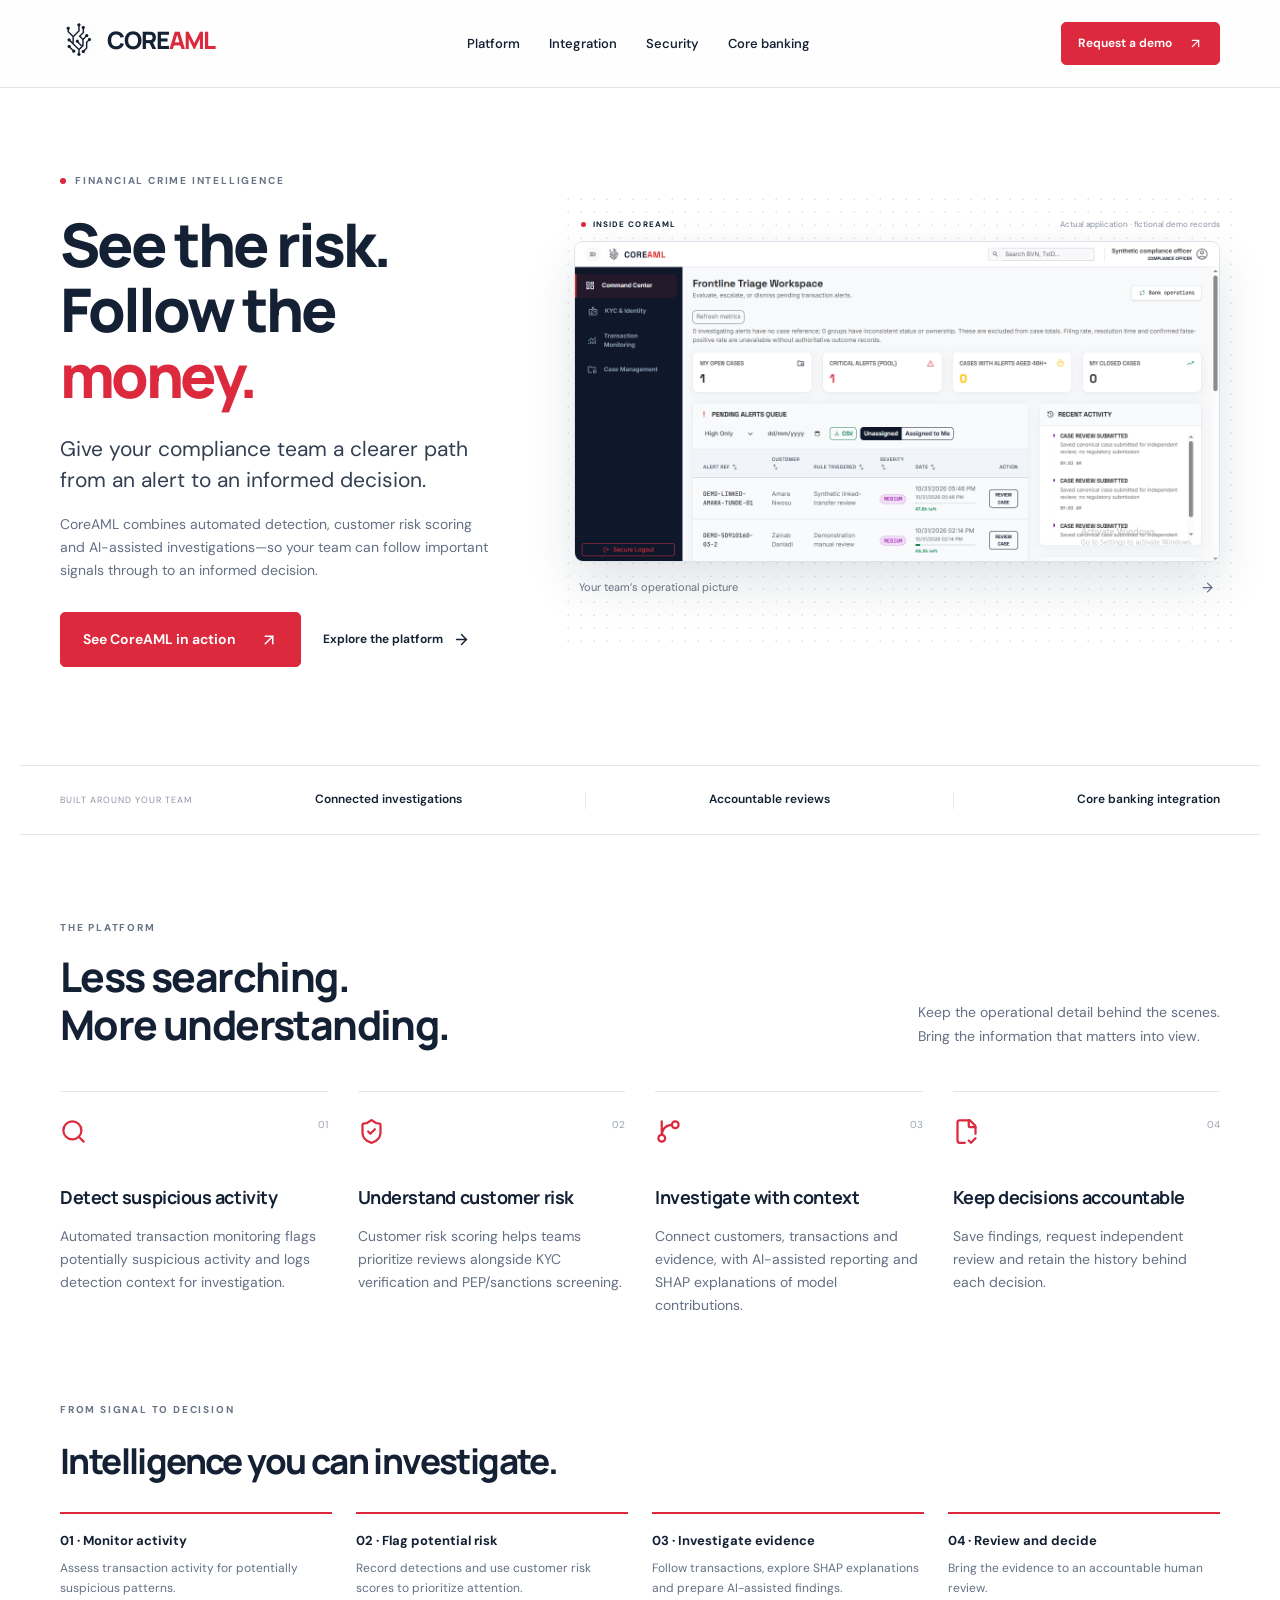
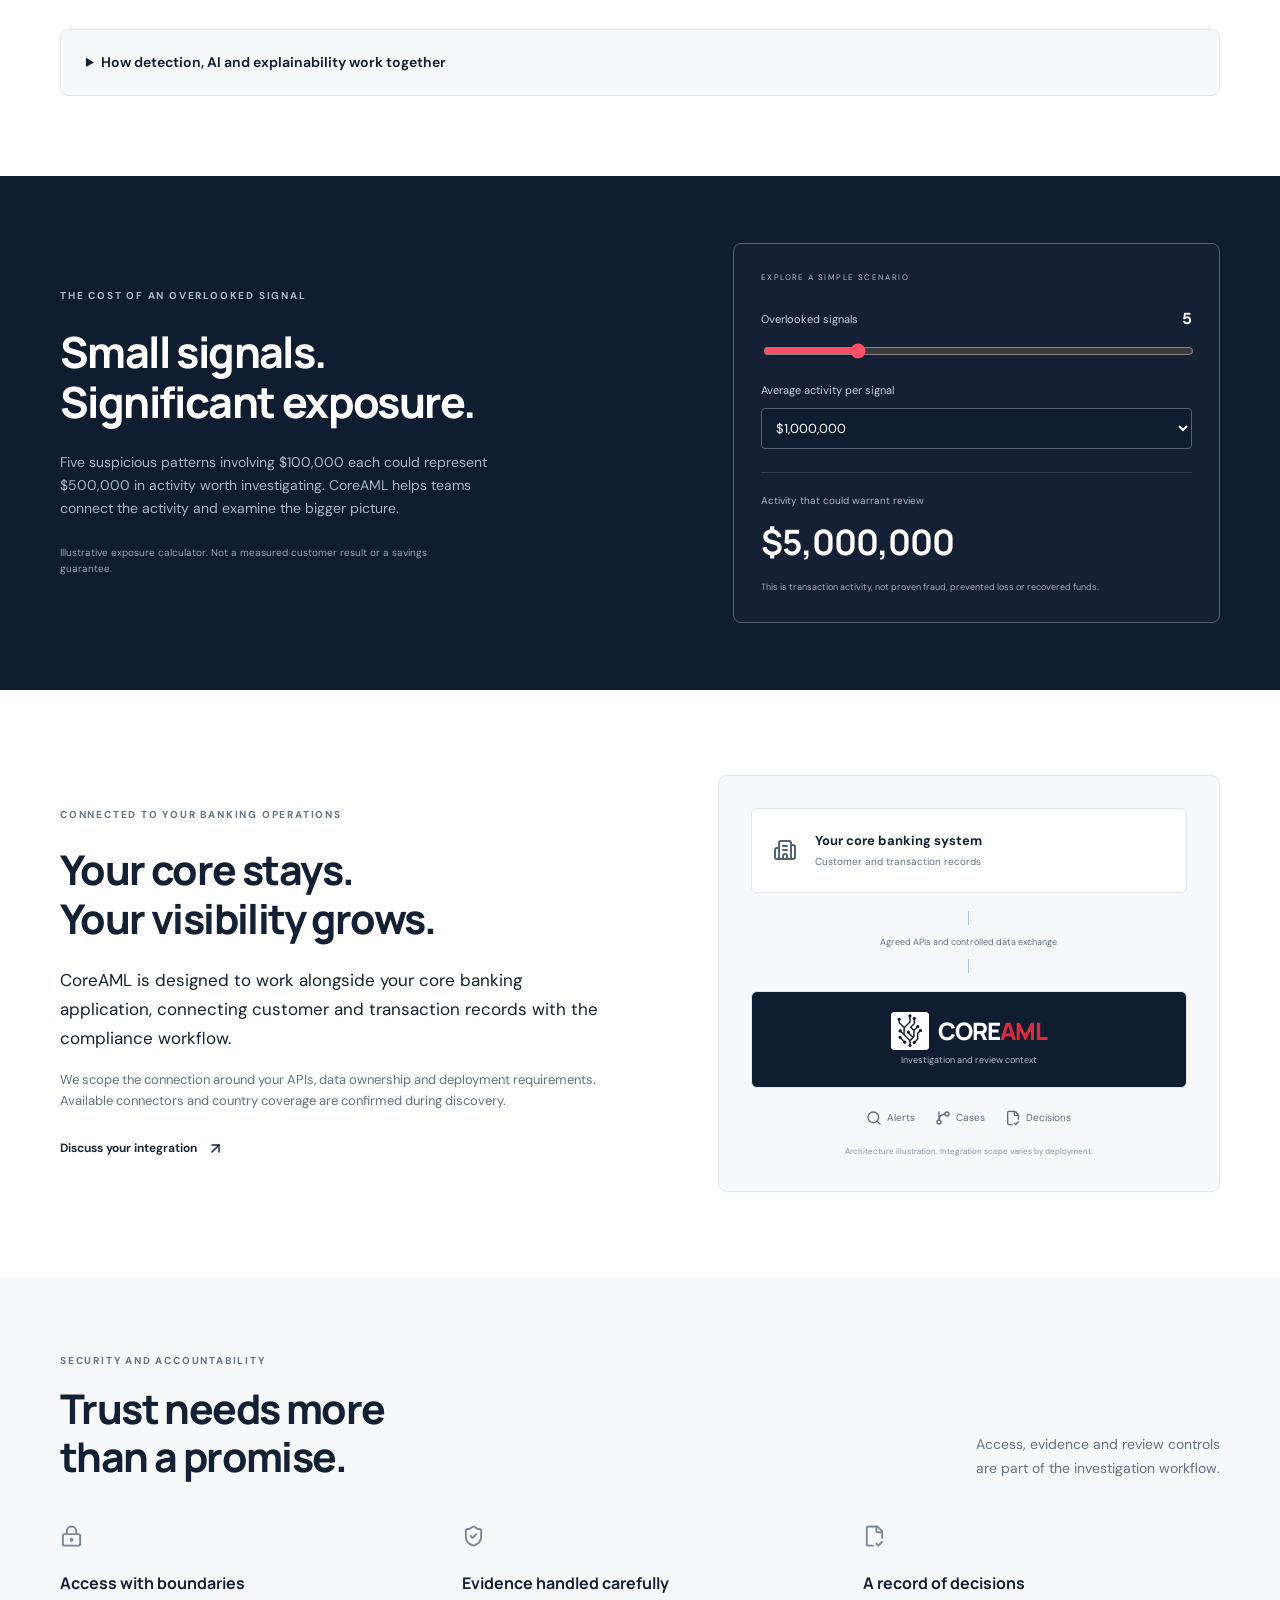
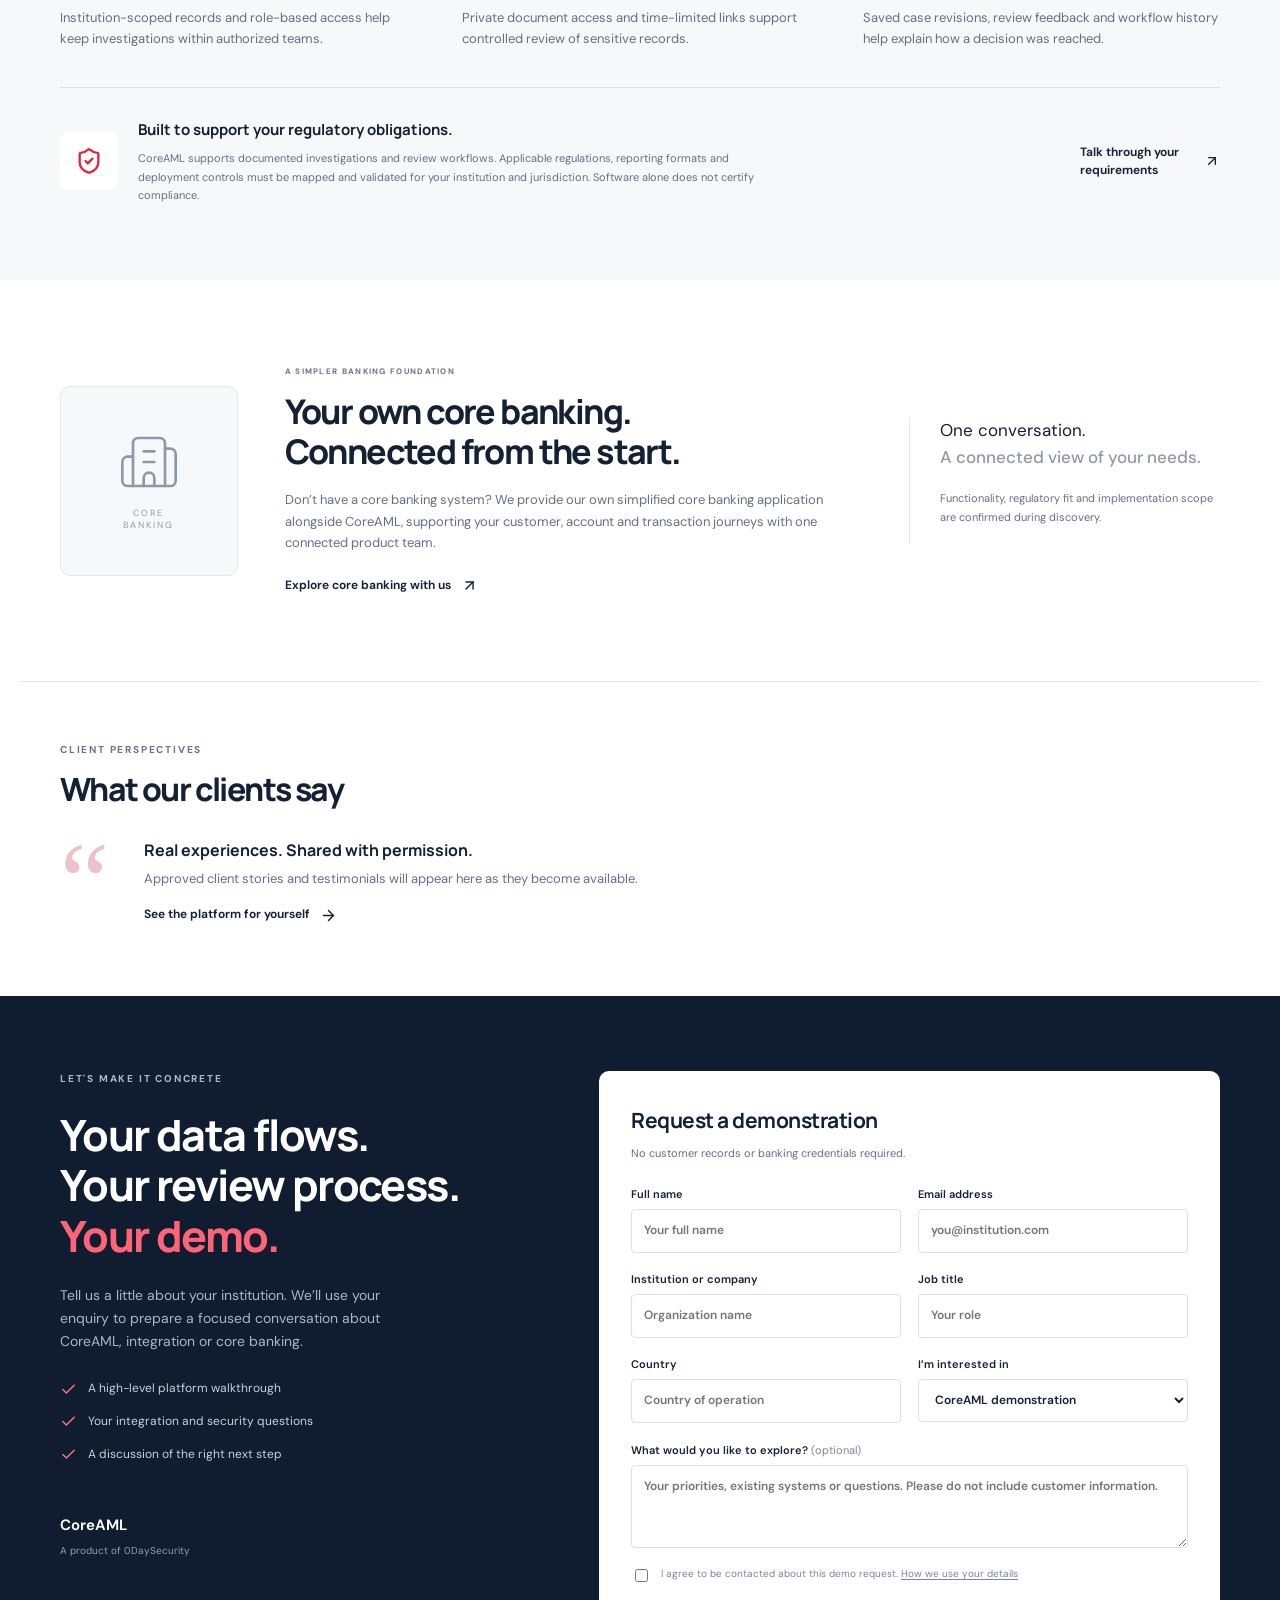
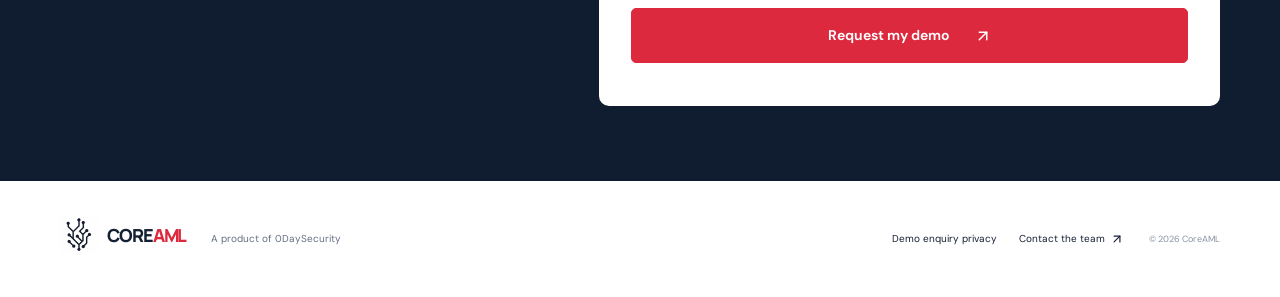
<file: index.html>
<!doctype html>
<html lang="en">
  <head>
    <meta charset="utf-8" />
    <meta name="viewport" content="width=device-width, initial-scale=1" />
    <title>CoreAML | See the risk. Follow the money.</title>
    <meta
      name="description"
      content="Connected financial crime investigations, customer intelligence and accountable reviews. A product of 0DaySecurity. Request a CoreAML demo."
    />
    <meta
      property="og:title"
      content="CoreAML | Financial Crime Intelligence"
    />
    <meta
      property="og:description"
      content="A clearer path from an alert to an informed decision."
    />
    <meta property="og:type" content="website" />
    <link rel="icon" href="./favicon.ico?v=2" />
    <link rel="apple-touch-icon" href="./coreaml-icon.png" />
    <link rel="stylesheet" href="./styles.css" />
    <script src="./site.js" defer></script>
  </head>
  <body
    ><a class="skip" href="#main">Skip to content</a
    ><header class="header"
      ><a href="#" aria-label="CoreAML home"
        ><span class="wordmark"
          ><img
            class="brand-logo"
            src="product/brand-logo.png"
            alt=""
            width="38"
            height="38"
          />CORE<span>AML</span></span
        ></a
      ><nav aria-label="Main navigation" class=""
        ><a href="#platform">Platform</a><a href="#integration">Integration</a
        ><a href="#security">Security</a
        ><a href="#core-banking">Core banking</a></nav
      ><a class="button small desktop-cta" href="#demo"
        >Request a demo
        <svg
          xmlns="http://www.w3.org/2000/svg"
          width="15"
          height="15"
          viewBox="0 0 24 24"
          fill="none"
          stroke="currentColor"
          stroke-width="2"
          stroke-linecap="round"
          stroke-linejoin="round"
          class="lucide lucide-arrow-up-right"
          aria-hidden="true"
        >
          <path d="M7 7h10v10"></path>
          <path d="M7 17 17 7"></path></svg></a
      ><button class="menu-button" aria-label="Open menu" aria-expanded="false"
        ><svg
          xmlns="http://www.w3.org/2000/svg"
          width="24"
          height="24"
          viewBox="0 0 24 24"
          fill="none"
          stroke="currentColor"
          stroke-width="2"
          stroke-linecap="round"
          stroke-linejoin="round"
          class="lucide lucide-menu"
          aria-hidden="true"
        >
          <path d="M4 5h16"></path>
          <path d="M4 12h16"></path>
          <path d="M4 19h16"></path></svg
        ><svg
          xmlns="http://www.w3.org/2000/svg"
          width="24"
          height="24"
          viewBox="0 0 24 24"
          fill="none"
          stroke="currentColor"
          stroke-width="2"
          stroke-linecap="round"
          stroke-linejoin="round"
          class="lucide lucide-x"
          aria-hidden="true"
          hidden=""
        >
          <path d="M18 6 6 18"></path>
          <path d="m6 6 12 12"></path></svg></button></header
    ><main id="main"
      ><section class="hero wrap"
        ><div class="hero-copy"
          ><div class="eyebrow"><span></span> FINANCIAL CRIME INTELLIGENCE</div
          ><h1>See the risk.<br />Follow the <em>money.</em></h1
          ><p class="lead"
            >Give your compliance team a clearer path from an alert to an
            informed decision.</p
          ><p class="hero-description"
            >CoreAML combines automated detection, customer risk scoring and
            AI-assisted investigations—so your team can follow important signals
            through to an informed decision.</p
          ><div class="hero-actions"
            ><a class="button" href="#demo"
              >See CoreAML in action
              <svg
                xmlns="http://www.w3.org/2000/svg"
                width="18"
                height="18"
                viewBox="0 0 24 24"
                fill="none"
                stroke="currentColor"
                stroke-width="2"
                stroke-linecap="round"
                stroke-linejoin="round"
                class="lucide lucide-arrow-up-right"
                aria-hidden="true"
              >
                <path d="M7 7h10v10"></path>
                <path d="M7 17 17 7"></path></svg></a
            ><a class="text-link" href="#platform"
              >Explore the platform
              <svg
                xmlns="http://www.w3.org/2000/svg"
                width="17"
                height="17"
                viewBox="0 0 24 24"
                fill="none"
                stroke="currentColor"
                stroke-width="2"
                stroke-linecap="round"
                stroke-linejoin="round"
                class="lucide lucide-arrow-right"
                aria-hidden="true"
              >
                <path d="M5 12h14"></path>
                <path d="m12 5 7 7-7 7"></path></svg></a></div
          ></div
        ><div class="product-scene real-product"
          ><div class="scene-top"
            ><span class="scene-dot"></span> INSIDE COREAML
            <span>Actual application · fictional demo records</span></div
          ><div class="screen-frame"
            ><img
              src="product/command-center.png"
              alt="CoreAML Command Center with case metrics, pending alerts and recent activity"
              width="1366"
              height="676" /></div
          ><a class="screen-caption" href="#product-tour"
            >Your team’s operational picture
            <svg
              xmlns="http://www.w3.org/2000/svg"
              width="15"
              height="15"
              viewBox="0 0 24 24"
              fill="none"
              stroke="currentColor"
              stroke-width="2"
              stroke-linecap="round"
              stroke-linejoin="round"
              class="lucide lucide-arrow-right"
              aria-hidden="true"
            >
              <path d="M5 12h14"></path>
              <path d="m12 5 7 7-7 7"></path></svg></a></div></section
      ><div class="principles wrap"
        ><span>BUILT AROUND YOUR TEAM</span><p>Connected investigations</p
        ><span class="separator"></span><p>Accountable reviews</p
        ><span class="separator"></span><p>Core banking integration</p></div
      ><section id="platform" class="section wrap"
        ><div class="section-heading"
          ><div
            ><div class="eyebrow">THE PLATFORM</div
            ><h2>Less searching.<br />More understanding.</h2></div
          ><p
            >Keep the operational detail behind the scenes.<br />Bring the
            information that matters into view.</p
          ></div
        ><div class="feature-grid"
          ><article class="feature"
            ><span class="feature-number">01</span
            ><svg
              xmlns="http://www.w3.org/2000/svg"
              width="27"
              height="27"
              viewBox="0 0 24 24"
              fill="none"
              stroke="currentColor"
              stroke-width="2"
              stroke-linecap="round"
              stroke-linejoin="round"
              class="lucide lucide-search"
              aria-hidden="true"
            >
              <path d="m21 21-4.34-4.34"></path>
              <circle cx="11" cy="11" r="8"></circle></svg
            ><h3>Detect suspicious activity</h3
            ><p
              >Automated transaction monitoring flags potentially suspicious
              activity and logs detection context for investigation.</p
            ></article
          ><article class="feature"
            ><span class="feature-number">02</span
            ><svg
              xmlns="http://www.w3.org/2000/svg"
              width="27"
              height="27"
              viewBox="0 0 24 24"
              fill="none"
              stroke="currentColor"
              stroke-width="2"
              stroke-linecap="round"
              stroke-linejoin="round"
              class="lucide lucide-shield-check"
              aria-hidden="true"
            >
              <path
                d="M20 13c0 5-3.5 7.5-7.66 8.95a1 1 0 0 1-.67-.01C7.5 20.5 4 18 4 13V6a1 1 0 0 1 1-1c2 0 4.5-1.2 6.24-2.72a1.17 1.17 0 0 1 1.52 0C14.51 3.81 17 5 19 5a1 1 0 0 1 1 1z"
              ></path>
              <path d="m9 12 2 2 4-4"></path></svg
            ><h3>Understand customer risk</h3
            ><p
              >Customer risk scoring helps teams prioritize reviews alongside
              KYC verification and PEP/sanctions screening.</p
            ></article
          ><article class="feature"
            ><span class="feature-number">03</span
            ><svg
              xmlns="http://www.w3.org/2000/svg"
              width="27"
              height="27"
              viewBox="0 0 24 24"
              fill="none"
              stroke="currentColor"
              stroke-width="2"
              stroke-linecap="round"
              stroke-linejoin="round"
              class="lucide lucide-git-branch"
              aria-hidden="true"
            >
              <path d="M15 6a9 9 0 0 0-9 9V3"></path>
              <circle cx="18" cy="6" r="3"></circle>
              <circle cx="6" cy="18" r="3"></circle></svg
            ><h3>Investigate with context</h3
            ><p
              >Connect customers, transactions and evidence, with AI-assisted
              reporting and SHAP explanations of model contributions.</p
            ></article
          ><article class="feature"
            ><span class="feature-number">04</span
            ><svg
              xmlns="http://www.w3.org/2000/svg"
              width="27"
              height="27"
              viewBox="0 0 24 24"
              fill="none"
              stroke="currentColor"
              stroke-width="2"
              stroke-linecap="round"
              stroke-linejoin="round"
              class="lucide lucide-file-check-corner"
              aria-hidden="true"
            >
              <path
                d="M10.5 22H6a2 2 0 0 1-2-2V4a2 2 0 0 1 2-2h8a2.4 2.4 0 0 1 1.706.706l3.588 3.588A2.4 2.4 0 0 1 20 8v6"
              ></path>
              <path d="M14 2v5a1 1 0 0 0 1 1h5"></path>
              <path d="m14 20 2 2 4-4"></path></svg
            ><h3>Keep decisions accountable</h3
            ><p
              >Save findings, request independent review and retain the history
              behind each decision.</p
            ></article
          ></div
        ></section
      ><section
        class="intelligence-flow wrap"
        aria-labelledby="intelligence-title"
        ><div class="eyebrow">FROM SIGNAL TO DECISION</div
        ><h2 id="intelligence-title">Intelligence you can investigate.</h2
        ><ol class="flow-steps"
          ><li
            ><b>01 · Monitor activity</b
            ><span
              >Assess transaction activity for potentially suspicious
              patterns.</span
            ></li
          ><li
            ><b>02 · Flag potential risk</b
            ><span
              >Record detections and use customer risk scores to prioritize
              attention.</span
            ></li
          ><li
            ><b>03 · Investigate evidence</b
            ><span
              >Follow transactions, explore SHAP explanations and prepare
              AI-assisted findings.</span
            ></li
          ><li
            ><b>04 · Review and decide</b
            ><span>Bring the evidence to an accountable human review.</span></li
          ></ol
        ><details class="technical-detail"
          ><summary>How detection, AI and explainability work together</summary
          ><div class="detail-grid"
            ><article
              ><h3>Detection and risk scoring</h3
              ><p
                >Automated detection flags activity for investigation; a
                customer risk score supports prioritization. An alert or
                elevated score is a reason to review the evidence, rather than a
                finding of wrongdoing.</p
              ></article
            ><article
              ><h3>AI-assisted reporting</h3
              ><p
                >AI helps prepare investigation reports from available case
                context. Officers review the generated narrative against the
                evidence before saving or submitting their findings.</p
              ></article
            ><article
              ><h3>SHAP explainability</h3
              ><p
                >SHAP shows how individual input features contribute to a model
                output, helping investigators understand the score.
                Contributions explain the model’s behaviour; they do not
                establish causation or prove suspicious conduct.</p
              ></article
            ></div
          ><p class="coverage-note"
            >KYC and PEP/sanctions screening checks and country coverage depend
            on the configured provider and deployment. Screens below use
            fictional demonstration records; manually seeded examples are not
            live engine results.</p
          ></details
        ></section
      
      ><section class="exposure"
        ><div class="wrap exposure-grid"
          ><div
            ><div class="eyebrow light">THE COST OF AN OVERLOOKED SIGNAL</div
            ><h2>Small signals.<br />Significant exposure.</h2
            ><p
              >Five suspicious patterns involving $100,000 each could
              represent $500,000 in activity worth investigating. CoreAML
              helps teams connect the activity and examine the bigger
              picture.</p
            ><span class="fine"
              >Illustrative exposure calculator. Not a measured customer result
              or a savings guarantee.</span
            ></div
          ><div class="calculator"
            ><span class="calc-label">EXPLORE A SIMPLE SCENARIO</span
            ><label for="signals">Overlooked signals <strong>5</strong></label
            ><input
              id="signals"
              type="range"
              min="1"
              max="20"
              value="5"
            /><label for="amount">Average activity per signal</label
            ><select id="amount"
              ><option value="250000">$250,000</option
              ><option value="1000000" selected="">$1,000,000</option
              ><option value="5000000">$5,000,000</option></select
            ><div class="calc-total" aria-live="polite"
              ><span>Activity that could warrant review</span
              ><strong>$5,000,000</strong></div
            ><small
              >This is transaction activity, not proven fraud, prevented loss or
              recovered funds.</small
            ></div
          ></div
        ></section
      ><section id="integration" class="section wrap integration-grid"
        ><div
          ><div class="eyebrow">CONNECTED TO YOUR BANKING OPERATIONS</div
          ><h2>Your core stays.<br />Your visibility grows.</h2
          ><p class="body-large"
            >CoreAML is designed to work alongside your core banking
            application, connecting customer and transaction records with the
            compliance workflow.</p
          ><p class="muted"
            >We scope the connection around your APIs, data ownership and
            deployment requirements. Available connectors and country coverage
            are confirmed during discovery.</p
          ><a class="text-link" href="#demo"
            >Discuss your integration
            <svg
              xmlns="http://www.w3.org/2000/svg"
              width="17"
              height="17"
              viewBox="0 0 24 24"
              fill="none"
              stroke="currentColor"
              stroke-width="2"
              stroke-linecap="round"
              stroke-linejoin="round"
              class="lucide lucide-arrow-up-right"
              aria-hidden="true"
            >
              <path d="M7 7h10v10"></path>
              <path d="M7 17 17 7"></path></svg></a></div
        ><div class="integration-map"
          ><div class="map-node"
            ><svg
              xmlns="http://www.w3.org/2000/svg"
              width="24"
              height="24"
              viewBox="0 0 24 24"
              fill="none"
              stroke="currentColor"
              stroke-width="2"
              stroke-linecap="round"
              stroke-linejoin="round"
              class="lucide lucide-building2 lucide-building-2"
              aria-hidden="true"
            >
              <path d="M10 12h4"></path>
              <path d="M10 8h4"></path>
              <path d="M14 21v-3a2 2 0 0 0-4 0v3"></path>
              <path
                d="M6 10H4a2 2 0 0 0-2 2v7a2 2 0 0 0 2 2h16a2 2 0 0 0 2-2V9a2 2 0 0 0-2-2h-2"
              ></path>
              <path d="M6 21V5a2 2 0 0 1 2-2h8a2 2 0 0 1 2 2v16"></path></svg
            ><div
              ><b>Your core banking system</b
              ><span>Customer and transaction records</span></div
            ></div
          ><div class="connector"
            ><span></span> Agreed APIs and controlled data exchange
            <span></span></div
          ><div class="map-node dark"
            ><span class="wordmark"
              ><img
                class="brand-logo"
                src="product/brand-logo.png"
                alt=""
                width="38"
                height="38"
              />CORE<span>AML</span></span
            ><span>Investigation and review context</span></div
          ><div class="map-outputs"
            ><span
              ><svg
                xmlns="http://www.w3.org/2000/svg"
                width="16"
                height="16"
                viewBox="0 0 24 24"
                fill="none"
                stroke="currentColor"
                stroke-width="2"
                stroke-linecap="round"
                stroke-linejoin="round"
                class="lucide lucide-search"
                aria-hidden="true"
              >
                <path d="m21 21-4.34-4.34"></path>
                <circle cx="11" cy="11" r="8"></circle>
              </svg>
              Alerts</span
            ><span
              ><svg
                xmlns="http://www.w3.org/2000/svg"
                width="16"
                height="16"
                viewBox="0 0 24 24"
                fill="none"
                stroke="currentColor"
                stroke-width="2"
                stroke-linecap="round"
                stroke-linejoin="round"
                class="lucide lucide-git-branch"
                aria-hidden="true"
              >
                <path d="M15 6a9 9 0 0 0-9 9V3"></path>
                <circle cx="18" cy="6" r="3"></circle>
                <circle cx="6" cy="18" r="3"></circle>
              </svg>
              Cases</span
            ><span
              ><svg
                xmlns="http://www.w3.org/2000/svg"
                width="16"
                height="16"
                viewBox="0 0 24 24"
                fill="none"
                stroke="currentColor"
                stroke-width="2"
                stroke-linecap="round"
                stroke-linejoin="round"
                class="lucide lucide-file-check-corner"
                aria-hidden="true"
              >
                <path
                  d="M10.5 22H6a2 2 0 0 1-2-2V4a2 2 0 0 1 2-2h8a2.4 2.4 0 0 1 1.706.706l3.588 3.588A2.4 2.4 0 0 1 20 8v6"
                ></path>
                <path d="M14 2v5a1 1 0 0 0 1 1h5"></path>
                <path d="m14 20 2 2 4-4"></path>
              </svg>
              Decisions</span
            ></div
          ><p
            >Architecture illustration. Integration scope varies by
            deployment.</p
          ></div
        ></section
      ><section id="security" class="security-section"
        ><div class="wrap"
          ><div class="section-heading"
            ><div
              ><div class="eyebrow">SECURITY AND ACCOUNTABILITY</div
              ><h2>Trust needs more<br />than a promise.</h2></div
            ><p
              >Access, evidence and review controls<br />are part of the
              investigation workflow.</p
            ></div
          ><div class="security-grid"
            ><article
              ><svg
                xmlns="http://www.w3.org/2000/svg"
                width="24"
                height="24"
                viewBox="0 0 24 24"
                fill="none"
                stroke="currentColor"
                stroke-width="2"
                stroke-linecap="round"
                stroke-linejoin="round"
                class="lucide lucide-lock-keyhole"
                aria-hidden="true"
              >
                <circle cx="12" cy="16" r="1"></circle>
                <rect x="3" y="10" width="18" height="12" rx="2"></rect>
                <path d="M7 10V7a5 5 0 0 1 10 0v3"></path></svg
              ><h3>Access with boundaries</h3
              ><p
                >Institution-scoped records and role-based access help keep
                investigations within authorized teams.</p
              ></article
            ><article
              ><svg
                xmlns="http://www.w3.org/2000/svg"
                width="24"
                height="24"
                viewBox="0 0 24 24"
                fill="none"
                stroke="currentColor"
                stroke-width="2"
                stroke-linecap="round"
                stroke-linejoin="round"
                class="lucide lucide-shield-check"
                aria-hidden="true"
              >
                <path
                  d="M20 13c0 5-3.5 7.5-7.66 8.95a1 1 0 0 1-.67-.01C7.5 20.5 4 18 4 13V6a1 1 0 0 1 1-1c2 0 4.5-1.2 6.24-2.72a1.17 1.17 0 0 1 1.52 0C14.51 3.81 17 5 19 5a1 1 0 0 1 1 1z"
                ></path>
                <path d="m9 12 2 2 4-4"></path></svg
              ><h3>Evidence handled carefully</h3
              ><p
                >Private document access and time-limited links support
                controlled review of sensitive records.</p
              ></article
            ><article
              ><svg
                xmlns="http://www.w3.org/2000/svg"
                width="24"
                height="24"
                viewBox="0 0 24 24"
                fill="none"
                stroke="currentColor"
                stroke-width="2"
                stroke-linecap="round"
                stroke-linejoin="round"
                class="lucide lucide-file-check-corner"
                aria-hidden="true"
              >
                <path
                  d="M10.5 22H6a2 2 0 0 1-2-2V4a2 2 0 0 1 2-2h8a2.4 2.4 0 0 1 1.706.706l3.588 3.588A2.4 2.4 0 0 1 20 8v6"
                ></path>
                <path d="M14 2v5a1 1 0 0 0 1 1h5"></path>
                <path d="m14 20 2 2 4-4"></path></svg
              ><h3>A record of decisions</h3
              ><p
                >Saved case revisions, review feedback and workflow history help
                explain how a decision was reached.</p
              ></article
            ></div
          ><div class="regulatory"
            ><span class="reg-icon"
              ><svg
                xmlns="http://www.w3.org/2000/svg"
                width="28"
                height="28"
                viewBox="0 0 24 24"
                fill="none"
                stroke="currentColor"
                stroke-width="2"
                stroke-linecap="round"
                stroke-linejoin="round"
                class="lucide lucide-shield-check"
                aria-hidden="true"
              >
                <path
                  d="M20 13c0 5-3.5 7.5-7.66 8.95a1 1 0 0 1-.67-.01C7.5 20.5 4 18 4 13V6a1 1 0 0 1 1-1c2 0 4.5-1.2 6.24-2.72a1.17 1.17 0 0 1 1.52 0C14.51 3.81 17 5 19 5a1 1 0 0 1 1 1z"
                ></path>
                <path d="m9 12 2 2 4-4"></path></svg></span
            ><div
              ><h3>Built to support your regulatory obligations.</h3
              ><p
                >CoreAML supports documented investigations and review
                workflows. Applicable regulations, reporting formats and
                deployment controls must be mapped and validated for your
                institution and jurisdiction. Software alone does not certify
                compliance.</p
              ></div
            ><a href="#demo" class="text-link"
              >Talk through your requirements
              <svg
                xmlns="http://www.w3.org/2000/svg"
                width="16"
                height="16"
                viewBox="0 0 24 24"
                fill="none"
                stroke="currentColor"
                stroke-width="2"
                stroke-linecap="round"
                stroke-linejoin="round"
                class="lucide lucide-arrow-up-right"
                aria-hidden="true"
              >
                <path d="M7 7h10v10"></path>
                <path d="M7 17 17 7"></path></svg></a></div></div></section
      ><section id="core-banking" class="section wrap banking"
        ><div class="banking-mark" aria-hidden="true"
          ><svg
            xmlns="http://www.w3.org/2000/svg"
            width="64"
            height="64"
            viewBox="0 0 24 24"
            fill="none"
            stroke="currentColor"
            stroke-width="1"
            stroke-linecap="round"
            stroke-linejoin="round"
            class="lucide lucide-building2 lucide-building-2"
            aria-hidden="true"
          >
            <path d="M10 12h4"></path>
            <path d="M10 8h4"></path>
            <path d="M14 21v-3a2 2 0 0 0-4 0v3"></path>
            <path
              d="M6 10H4a2 2 0 0 0-2 2v7a2 2 0 0 0 2 2h16a2 2 0 0 0 2-2V9a2 2 0 0 0-2-2h-2"
            ></path>
            <path d="M6 21V5a2 2 0 0 1 2-2h8a2 2 0 0 1 2 2v16"></path></svg
          ><span>CORE<br />BANKING</span></div
        ><div
          ><div class="eyebrow">A SIMPLER BANKING FOUNDATION</div
          ><h2>Your own core banking.<br />Connected from the start.</h2
          ><p
            >Don’t have a core banking system? We provide our own simplified
            core banking application alongside CoreAML, supporting your
            customer, account and transaction journeys with one connected
            product team.</p
          ><a
            class="text-link"
            href="#demo"
            data-demo-topic="Core banking solution"
            >Explore core banking with us
            <svg
              xmlns="http://www.w3.org/2000/svg"
              width="17"
              height="17"
              viewBox="0 0 24 24"
              fill="none"
              stroke="currentColor"
              stroke-width="2"
              stroke-linecap="round"
              stroke-linejoin="round"
              class="lucide lucide-arrow-up-right"
              aria-hidden="true"
            >
              <path d="M7 7h10v10"></path>
              <path d="M7 17 17 7"></path></svg></a></div
        ><div class="banking-note"
          >One conversation.<br /><strong
            >A connected view of your needs.</strong
          ><p
            >Functionality, regulatory fit and implementation scope are
            confirmed during discovery.</p
          ></div
        ></section
      ><section class="client-section wrap"
        ><div class="eyebrow">CLIENT PERSPECTIVES</div
        ><h2>What our clients say</h2
        ><div class="client-note"
          ><span class="quote-mark">“</span
          ><div
            ><h3>Real experiences. Shared with permission.</h3
            ><p
              >Approved client stories and testimonials will appear here as they
              become available.</p
            ><a class="text-link" href="#demo"
              >See the platform for yourself
              <svg
                xmlns="http://www.w3.org/2000/svg"
                width="17"
                height="17"
                viewBox="0 0 24 24"
                fill="none"
                stroke="currentColor"
                stroke-width="2"
                stroke-linecap="round"
                stroke-linejoin="round"
                class="lucide lucide-arrow-right"
                aria-hidden="true"
              >
                <path d="M5 12h14"></path>
                <path d="m12 5 7 7-7 7"></path></svg></a></div></div></section
      ><section id="demo" class="demo-section"
        ><div class="wrap demo-grid"
          ><div class="demo-copy"
            ><div class="eyebrow light">LET&#x27;S MAKE IT CONCRETE</div
            ><h2
              >Your data flows.<br />Your review process.<br /><em
                >Your demo.</em
              ></h2
            ><p
              >Tell us a little about your institution. We’ll use your enquiry
              to prepare a focused conversation about CoreAML, integration or
              core banking.</p
            ><ul
              ><li
                ><svg
                  xmlns="http://www.w3.org/2000/svg"
                  width="17"
                  height="17"
                  viewBox="0 0 24 24"
                  fill="none"
                  stroke="currentColor"
                  stroke-width="2"
                  stroke-linecap="round"
                  stroke-linejoin="round"
                  class="lucide lucide-check"
                  aria-hidden="true"
                >
                  <path d="M20 6 9 17l-5-5"></path>
                </svg>
                A high-level platform walkthrough</li
              ><li
                ><svg
                  xmlns="http://www.w3.org/2000/svg"
                  width="17"
                  height="17"
                  viewBox="0 0 24 24"
                  fill="none"
                  stroke="currentColor"
                  stroke-width="2"
                  stroke-linecap="round"
                  stroke-linejoin="round"
                  class="lucide lucide-check"
                  aria-hidden="true"
                >
                  <path d="M20 6 9 17l-5-5"></path>
                </svg>
                Your integration and security questions</li
              ><li
                ><svg
                  xmlns="http://www.w3.org/2000/svg"
                  width="17"
                  height="17"
                  viewBox="0 0 24 24"
                  fill="none"
                  stroke="currentColor"
                  stroke-width="2"
                  stroke-linecap="round"
                  stroke-linejoin="round"
                  class="lucide lucide-check"
                  aria-hidden="true"
                >
                  <path d="M20 6 9 17l-5-5"></path>
                </svg>
                A discussion of the right next step</li
              ></ul
            ><div class="demo-partners"
              >CoreAML<br /><span
                >A product of 0DaySecurity</span
              ></div
            ></div
          ><form class="demo-form"
            ><h3>Request a demonstration</h3
            ><p>No customer records or banking credentials required.</p
            ><fieldset
              ><div class="form-grid"
                ><label
                  >Full name<input
                    autocomplete="name"
                    required=""
                    minlength="2"
                    maxlength="100"
                    placeholder="Your full name"
                    name="name" /></label
                ><label
                  >Email address<input
                    autocomplete="email"
                    type="email"
                    required=""
                    maxlength="254"
                    placeholder="you@institution.com"
                    name="email" /></label
                ><label
                  >Institution or company<input
                    autocomplete="organization"
                    required=""
                    minlength="2"
                    maxlength="160"
                    placeholder="Organization name"
                    name="institution" /></label
                ><label
                  >Job title<input
                    autocomplete="organization-title"
                    required=""
                    minlength="2"
                    maxlength="100"
                    placeholder="Your role"
                    name="role" /></label
                ><label
                  >Country<input
                    autocomplete="country-name"
                    required=""
                    minlength="2"
                    maxlength="80"
                    placeholder="Country of operation"
                    name="country" /></label
                ><label
                  >I’m interested in<select name="topic"
                    ><option selected="">CoreAML demonstration</option
                    ><option>Core banking solution</option
                    ><option>Core banking integration</option
                    ><option>Security and deployment</option></select
                  ></label
                ></div
              ><label
                >What would you like to explore? <span>(optional)</span
                ><textarea
                  name="notes"
                  maxlength="1500"
                  rows="3"
                  placeholder="Your priorities, existing systems or questions. Please do not include customer information."
                ></textarea></label
              ><div class="honeypot" aria-hidden="true"
                ><label
                  >Website<input
                    tabindex="-1"
                    autocomplete="off"
                    name="website" /></label></div
              ><label class="consent"
                ><input type="checkbox" required="" name="consent" /><span
                  >I agree to be contacted about this demo request.
                  <a href="privacy/">How we use your details</a></span
                ></label
              ></fieldset
            ><button class="button" type="submit"
              >Request my demo
              <svg
                xmlns="http://www.w3.org/2000/svg"
                width="18"
                height="18"
                viewBox="0 0 24 24"
                fill="none"
                stroke="currentColor"
                stroke-width="2"
                stroke-linecap="round"
                stroke-linejoin="round"
                class="lucide lucide-arrow-up-right"
                aria-hidden="true"
              >
                <path d="M7 7h10v10"></path>
                <path d="M7 17 17 7"></path></svg></button
            ><p class="form-status" role="status" aria-live="polite"></p
            ><button class="edit-request" type="button" hidden
              >Edit request details</button
            ></form
          ></div
        ></section
      ></main
    ><footer class="wrap footer"
      ><a href="#" aria-label="CoreAML home"
        ><span class="wordmark"
          ><img
            class="brand-logo"
            src="product/brand-logo.png"
            alt=""
            width="38"
            height="38"
          />CORE<span>AML</span></span
        ></a
      ><p>A product of 0DaySecurity</p
      ><div
        ><a href="privacy/">Demo enquiry privacy</a
        ><a href="#demo"
          >Contact the team
          <svg
            xmlns="http://www.w3.org/2000/svg"
            width="14"
            height="14"
            viewBox="0 0 24 24"
            fill="none"
            stroke="currentColor"
            stroke-width="2"
            stroke-linecap="round"
            stroke-linejoin="round"
            class="lucide lucide-arrow-up-right"
            aria-hidden="true"
          >
            <path d="M7 7h10v10"></path>
            <path d="M7 17 17 7"></path></svg></a></div
      ><span>© <span data-current-year>2026</span> CoreAML</span></footer
    ><template id="submit-ready"
      >Request my demo
      <svg
        xmlns="http://www.w3.org/2000/svg"
        width="18"
        height="18"
        viewBox="0 0 24 24"
        fill="none"
        stroke="currentColor"
        stroke-width="2"
        stroke-linecap="round"
        stroke-linejoin="round"
        class="lucide lucide-arrow-up-right"
        aria-hidden="true"
      >
        <path d="M7 7h10v10"></path>
        <path d="M7 17 17 7"></path></svg
    ></template>
    <template id="submit-busy"
      ><svg
        xmlns="http://www.w3.org/2000/svg"
        width="18"
        height="18"
        viewBox="0 0 24 24"
        fill="none"
        stroke="currentColor"
        stroke-width="2"
        stroke-linecap="round"
        stroke-linejoin="round"
        class="lucide lucide-loader-circle spin"
        aria-hidden="true"
      >
        <path d="M21 12a9 9 0 1 1-6.219-8.56"></path>
      </svg>
      Submitting…</template
    >
    <template id="submit-received"
      ><svg
        xmlns="http://www.w3.org/2000/svg"
        width="18"
        height="18"
        viewBox="0 0 24 24"
        fill="none"
        stroke="currentColor"
        stroke-width="2"
        stroke-linecap="round"
        stroke-linejoin="round"
        class="lucide lucide-check"
        aria-hidden="true"
      >
        <path d="M20 6 9 17l-5-5"></path>
      </svg>
      Request received</template
    >
    <template id="submit-retry"
      >Retry same request
      <svg
        xmlns="http://www.w3.org/2000/svg"
        width="18"
        height="18"
        viewBox="0 0 24 24"
        fill="none"
        stroke="currentColor"
        stroke-width="2"
        stroke-linecap="round"
        stroke-linejoin="round"
        class="lucide lucide-arrow-up-right"
        aria-hidden="true"
      >
        <path d="M7 7h10v10"></path>
        <path d="M7 17 17 7"></path></svg></template
  ></body>
</html>
</file>
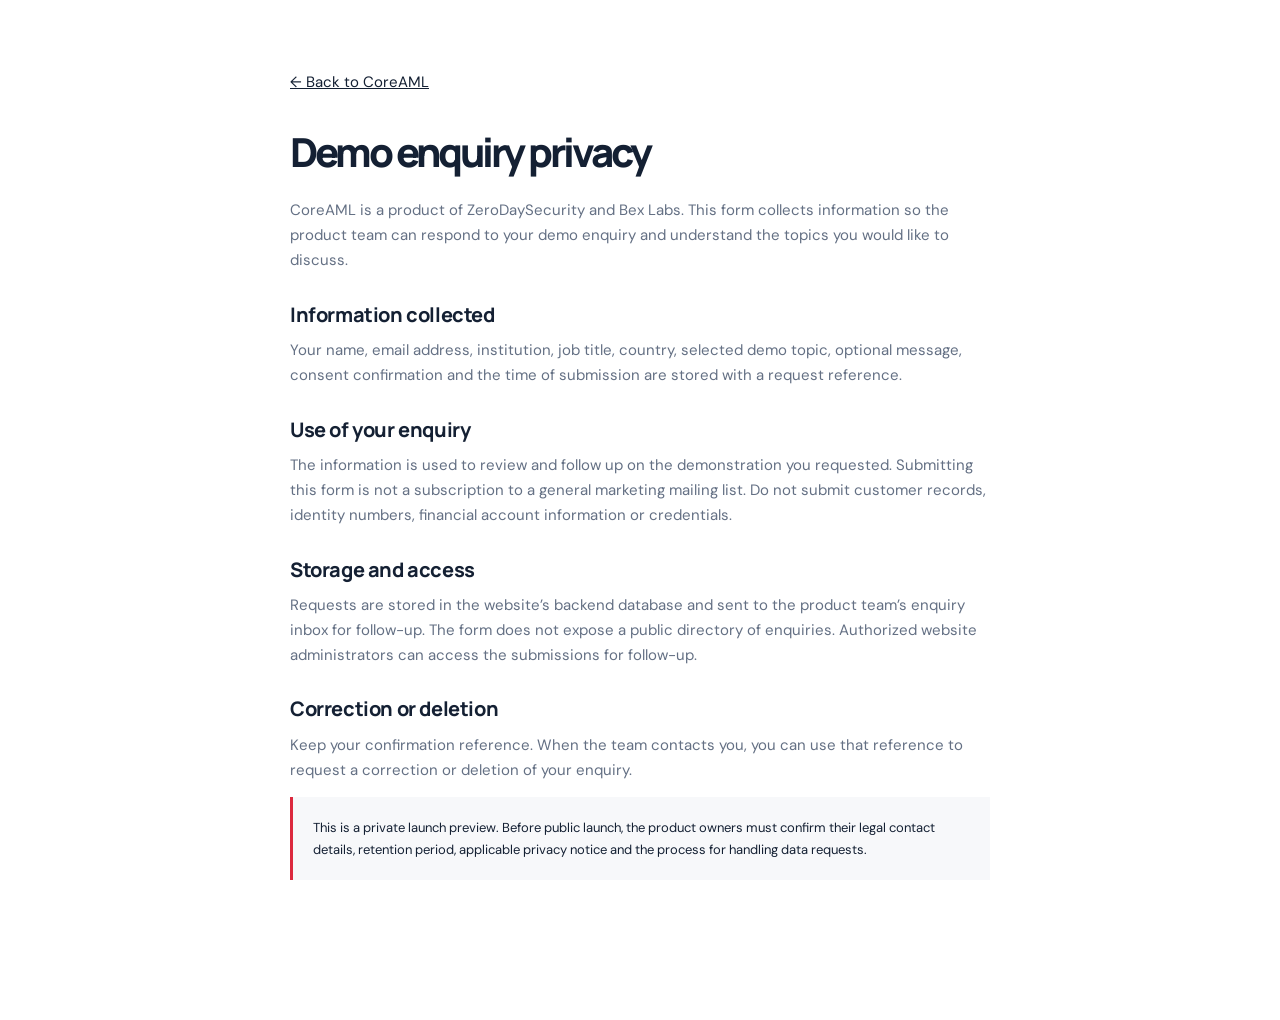
<file: privacy/index.html>
<!doctype html>
<html lang="en">
  <head>
    <meta charset="utf-8" />
    <meta name="viewport" content="width=device-width, initial-scale=1" />
    <title>CoreAML | See the risk. Follow the money.</title>
    <meta
      name="description"
      content="Connected financial crime investigations, customer intelligence and accountable reviews. A product of ZeroDaySecurity and Bex Labs. Request a CoreAML demo."
    />
    <meta
      property="og:title"
      content="CoreAML | Financial Crime Intelligence"
    />
    <meta
      property="og:description"
      content="A clearer path from an alert to an informed decision."
    />
    <meta property="og:type" content="website" />
    <link rel="icon" href="../favicon.ico?v=2" />
    <link rel="apple-touch-icon" href="../coreaml-icon.png" />
    <link rel="stylesheet" href="../styles.css" />
  </head>
  <body
    ><main class="privacy-page"
      ><a href="../">← Back to CoreAML</a><h1>Demo enquiry privacy</h1
      ><p
        >CoreAML is a product of ZeroDaySecurity and Bex Labs. This form
        collects information so the product team can respond to your demo
        enquiry and understand the topics you would like to discuss.</p
      ><h2>Information collected</h2
      ><p
        >Your name, email address, institution, job title, country, selected
        demo topic, optional message, consent confirmation and the time of
        submission are stored with a request reference.</p
      ><h2>Use of your enquiry</h2
      ><p
        >The information is used to review and follow up on the demonstration
        you requested. Submitting this form is not a subscription to a general
        marketing mailing list. Do not submit customer records, identity
        numbers, financial account information or credentials.</p
      ><h2>Storage and access</h2
      ><p
        >Requests are stored in the website’s backend database and sent to the product team’s enquiry inbox for follow-up. The form does
        not expose a public directory of enquiries. Authorized website
        administrators can access the submissions for follow-up.</p
      ><h2>Correction or deletion</h2
      ><p
        >Keep your confirmation reference. When the team contacts you, you can
        use that reference to request a correction or deletion of your
        enquiry.</p
      ><div class="notice"
        >This is a private launch preview. Before public launch, the product
        owners must confirm their legal contact details, retention period,
        applicable privacy notice and the process for handling data
        requests.</div
      ></main
    ></body
  >
</html>
</file>
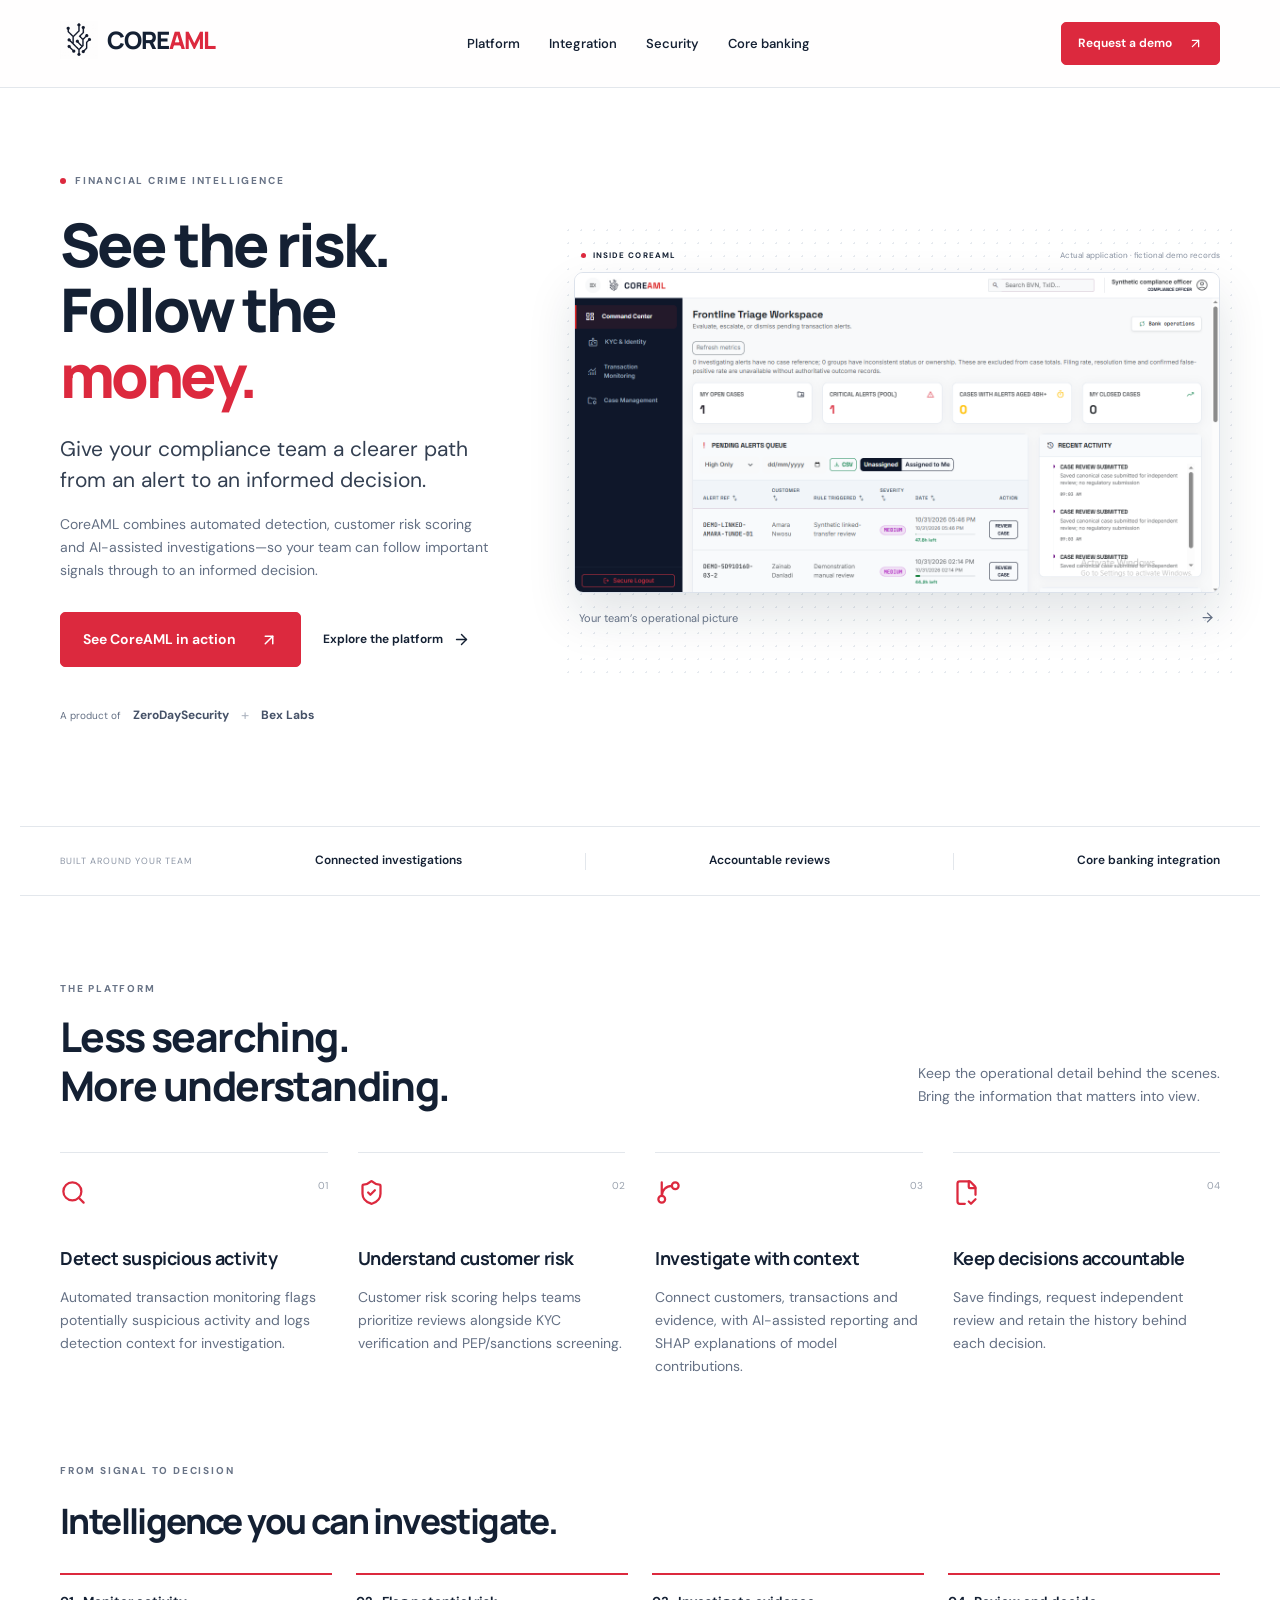
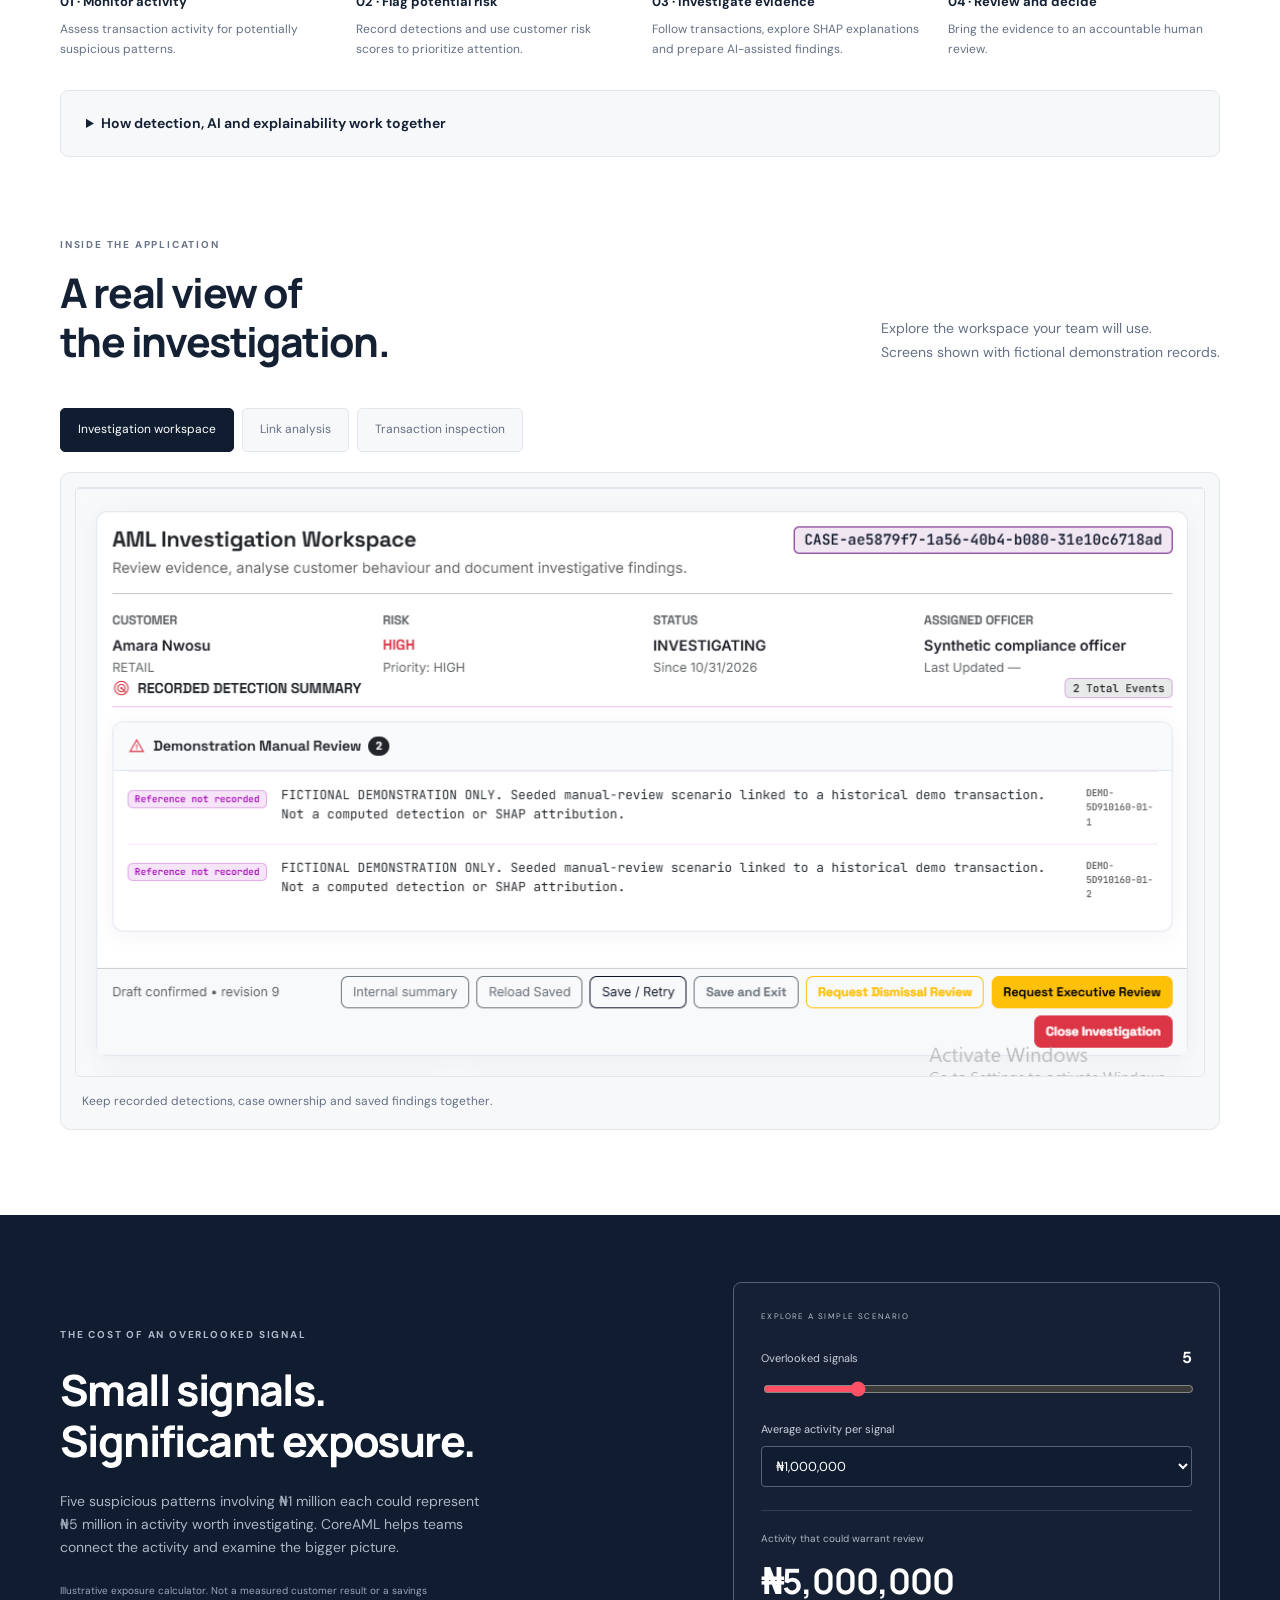
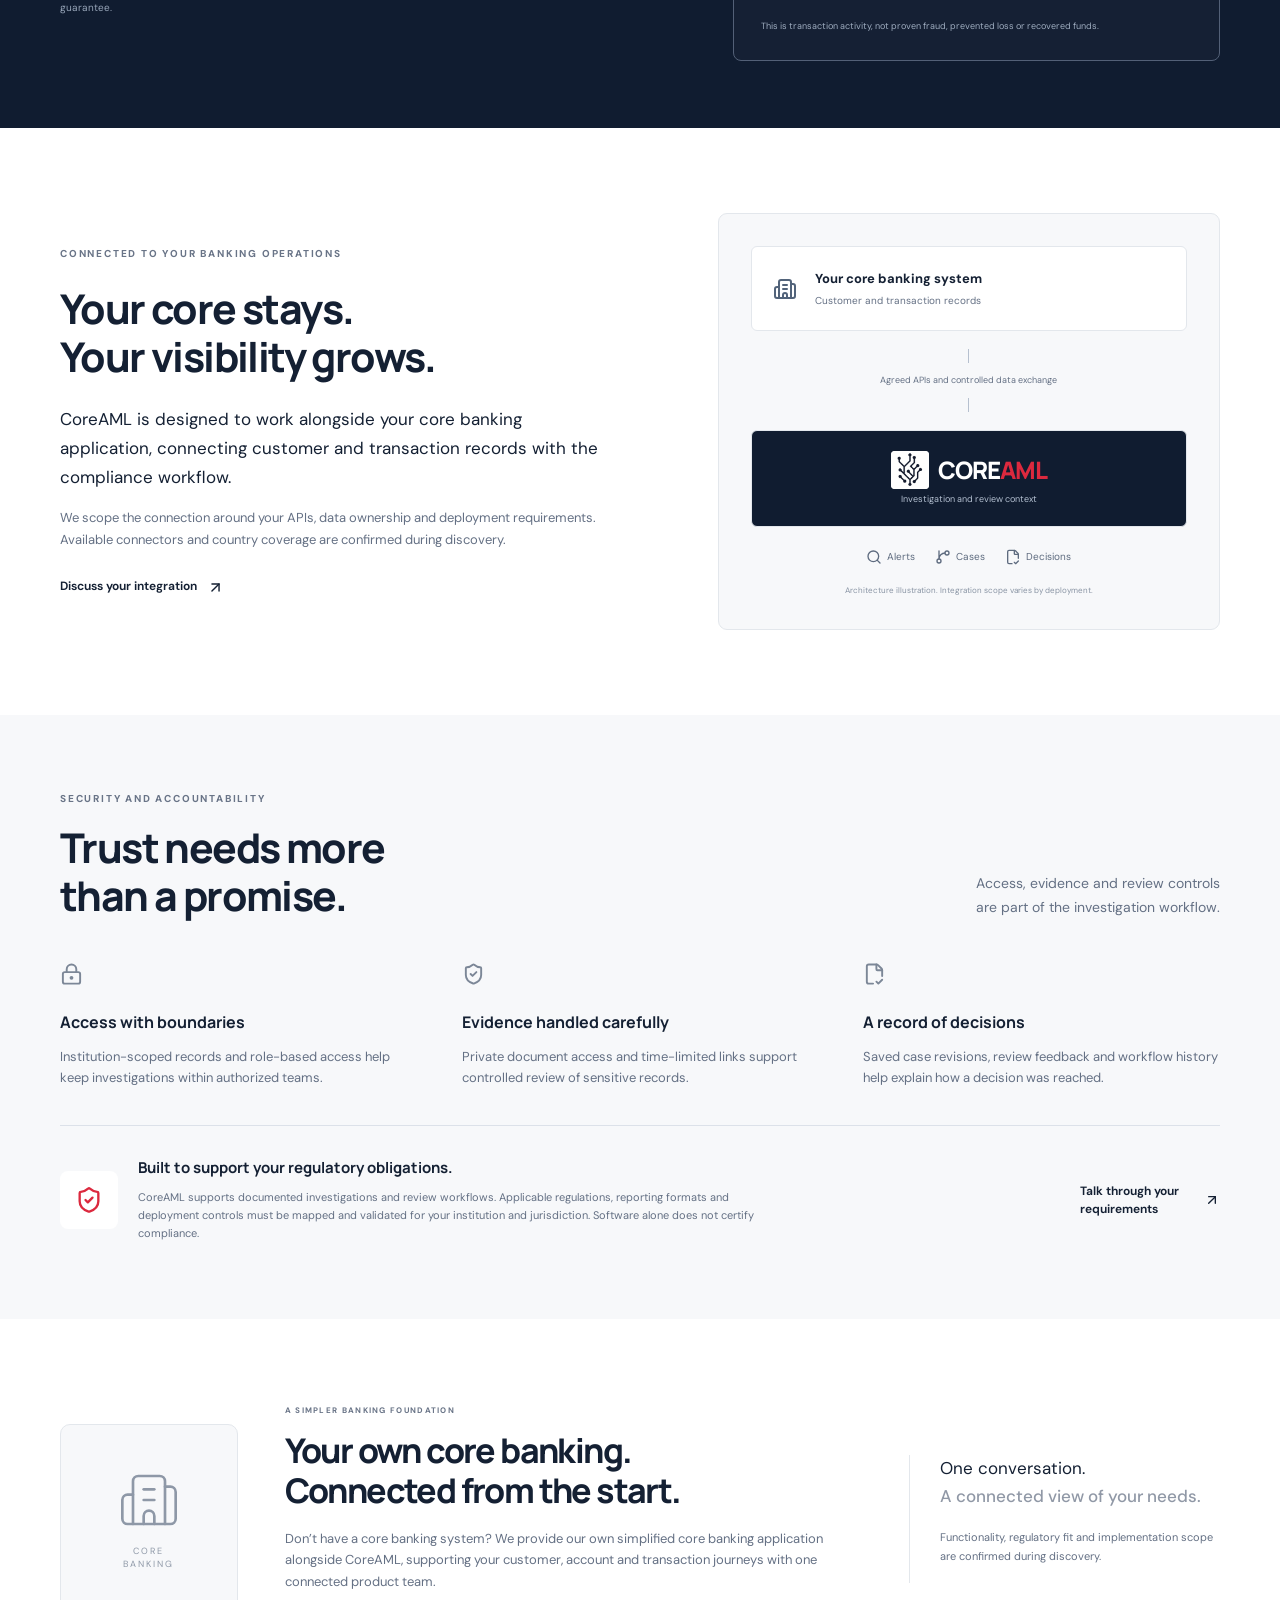
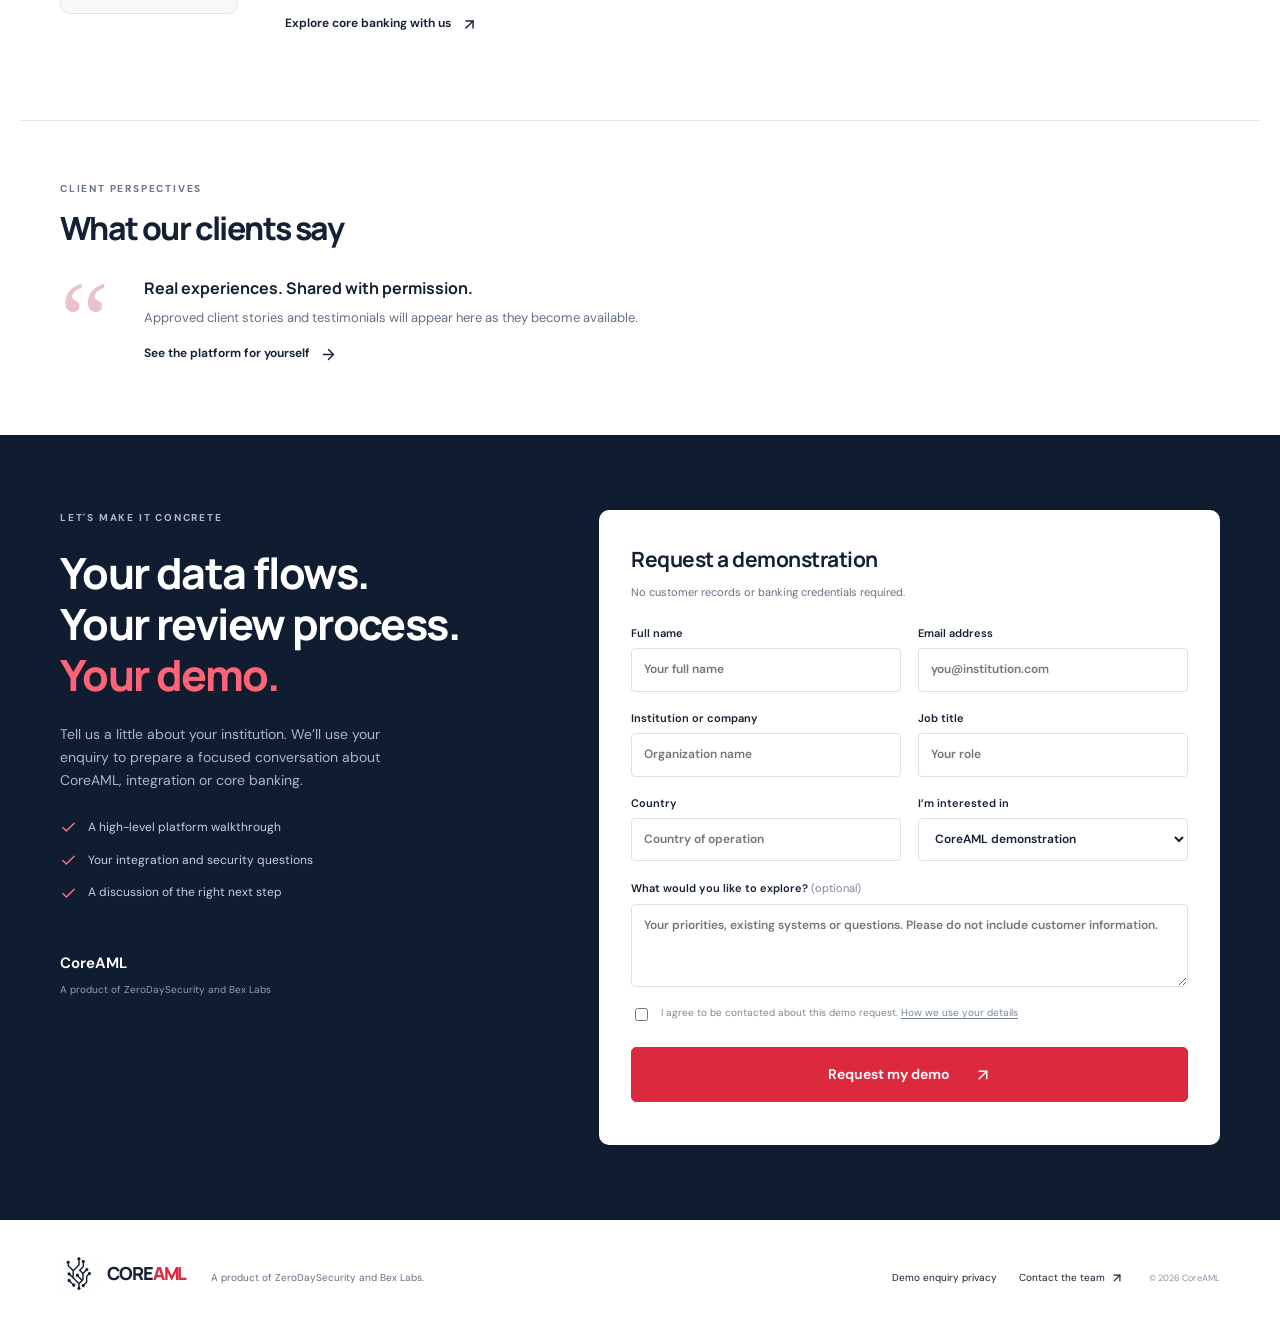
<file: site/index.html>
<!doctype html>
<html lang="en">
  <head>
    <meta charset="utf-8" />
    <meta name="viewport" content="width=device-width, initial-scale=1" />
    <title>CoreAML | See the risk. Follow the money.</title>
    <meta
      name="description"
      content="Connected financial crime investigations, customer intelligence and accountable reviews. A product of ZeroDaySecurity and Bex Labs. Request a CoreAML demo."
    />
    <meta
      property="og:title"
      content="CoreAML | Financial Crime Intelligence"
    />
    <meta
      property="og:description"
      content="A clearer path from an alert to an informed decision."
    />
    <meta property="og:type" content="website" />
    <link rel="icon" href="./favicon.ico?v=2" />
    <link rel="apple-touch-icon" href="./coreaml-icon.png" />
    <link rel="stylesheet" href="./styles.css" />
    <script src="./site.js" defer></script>
  </head>
  <body
    ><a class="skip" href="#main">Skip to content</a
    ><header class="header"
      ><a href="#" aria-label="CoreAML home"
        ><span class="wordmark"
          ><img
            class="brand-logo"
            src="product/brand-logo.png"
            alt=""
            width="38"
            height="38"
          />CORE<span>AML</span></span
        ></a
      ><nav aria-label="Main navigation" class=""
        ><a href="#platform">Platform</a><a href="#integration">Integration</a
        ><a href="#security">Security</a
        ><a href="#core-banking">Core banking</a></nav
      ><a class="button small desktop-cta" href="#demo"
        >Request a demo
        <svg
          xmlns="http://www.w3.org/2000/svg"
          width="15"
          height="15"
          viewBox="0 0 24 24"
          fill="none"
          stroke="currentColor"
          stroke-width="2"
          stroke-linecap="round"
          stroke-linejoin="round"
          class="lucide lucide-arrow-up-right"
          aria-hidden="true"
        >
          <path d="M7 7h10v10"></path>
          <path d="M7 17 17 7"></path></svg></a
      ><button class="menu-button" aria-label="Open menu" aria-expanded="false"
        ><svg
          xmlns="http://www.w3.org/2000/svg"
          width="24"
          height="24"
          viewBox="0 0 24 24"
          fill="none"
          stroke="currentColor"
          stroke-width="2"
          stroke-linecap="round"
          stroke-linejoin="round"
          class="lucide lucide-menu"
          aria-hidden="true"
        >
          <path d="M4 5h16"></path>
          <path d="M4 12h16"></path>
          <path d="M4 19h16"></path></svg
        ><svg
          xmlns="http://www.w3.org/2000/svg"
          width="24"
          height="24"
          viewBox="0 0 24 24"
          fill="none"
          stroke="currentColor"
          stroke-width="2"
          stroke-linecap="round"
          stroke-linejoin="round"
          class="lucide lucide-x"
          aria-hidden="true"
          hidden=""
        >
          <path d="M18 6 6 18"></path>
          <path d="m6 6 12 12"></path></svg></button></header
    ><main id="main"
      ><section class="hero wrap"
        ><div class="hero-copy"
          ><div class="eyebrow"><span></span> FINANCIAL CRIME INTELLIGENCE</div
          ><h1>See the risk.<br />Follow the <em>money.</em></h1
          ><p class="lead"
            >Give your compliance team a clearer path from an alert to an
            informed decision.</p
          ><p class="hero-description"
            >CoreAML combines automated detection, customer risk scoring and
            AI-assisted investigations—so your team can follow important signals
            through to an informed decision.</p
          ><div class="hero-actions"
            ><a class="button" href="#demo"
              >See CoreAML in action
              <svg
                xmlns="http://www.w3.org/2000/svg"
                width="18"
                height="18"
                viewBox="0 0 24 24"
                fill="none"
                stroke="currentColor"
                stroke-width="2"
                stroke-linecap="round"
                stroke-linejoin="round"
                class="lucide lucide-arrow-up-right"
                aria-hidden="true"
              >
                <path d="M7 7h10v10"></path>
                <path d="M7 17 17 7"></path></svg></a
            ><a class="text-link" href="#platform"
              >Explore the platform
              <svg
                xmlns="http://www.w3.org/2000/svg"
                width="17"
                height="17"
                viewBox="0 0 24 24"
                fill="none"
                stroke="currentColor"
                stroke-width="2"
                stroke-linecap="round"
                stroke-linejoin="round"
                class="lucide lucide-arrow-right"
                aria-hidden="true"
              >
                <path d="M5 12h14"></path>
                <path d="m12 5 7 7-7 7"></path></svg></a></div
          ><div class="attribution"
            ><span>A product of</span><strong>ZeroDaySecurity</strong
            ><span class="plus">+</span><strong>Bex Labs</strong></div
          ></div
        ><div class="product-scene real-product"
          ><div class="scene-top"
            ><span class="scene-dot"></span> INSIDE COREAML
            <span>Actual application · fictional demo records</span></div
          ><div class="screen-frame"
            ><img
              src="product/command-center.png"
              alt="CoreAML Command Center with case metrics, pending alerts and recent activity"
              width="1366"
              height="676" /></div
          ><a class="screen-caption" href="#product-tour"
            >Your team’s operational picture
            <svg
              xmlns="http://www.w3.org/2000/svg"
              width="15"
              height="15"
              viewBox="0 0 24 24"
              fill="none"
              stroke="currentColor"
              stroke-width="2"
              stroke-linecap="round"
              stroke-linejoin="round"
              class="lucide lucide-arrow-right"
              aria-hidden="true"
            >
              <path d="M5 12h14"></path>
              <path d="m12 5 7 7-7 7"></path></svg></a></div></section
      ><div class="principles wrap"
        ><span>BUILT AROUND YOUR TEAM</span><p>Connected investigations</p
        ><span class="separator"></span><p>Accountable reviews</p
        ><span class="separator"></span><p>Core banking integration</p></div
      ><section id="platform" class="section wrap"
        ><div class="section-heading"
          ><div
            ><div class="eyebrow">THE PLATFORM</div
            ><h2>Less searching.<br />More understanding.</h2></div
          ><p
            >Keep the operational detail behind the scenes.<br />Bring the
            information that matters into view.</p
          ></div
        ><div class="feature-grid"
          ><article class="feature"
            ><span class="feature-number">01</span
            ><svg
              xmlns="http://www.w3.org/2000/svg"
              width="27"
              height="27"
              viewBox="0 0 24 24"
              fill="none"
              stroke="currentColor"
              stroke-width="2"
              stroke-linecap="round"
              stroke-linejoin="round"
              class="lucide lucide-search"
              aria-hidden="true"
            >
              <path d="m21 21-4.34-4.34"></path>
              <circle cx="11" cy="11" r="8"></circle></svg
            ><h3>Detect suspicious activity</h3
            ><p
              >Automated transaction monitoring flags potentially suspicious
              activity and logs detection context for investigation.</p
            ></article
          ><article class="feature"
            ><span class="feature-number">02</span
            ><svg
              xmlns="http://www.w3.org/2000/svg"
              width="27"
              height="27"
              viewBox="0 0 24 24"
              fill="none"
              stroke="currentColor"
              stroke-width="2"
              stroke-linecap="round"
              stroke-linejoin="round"
              class="lucide lucide-shield-check"
              aria-hidden="true"
            >
              <path
                d="M20 13c0 5-3.5 7.5-7.66 8.95a1 1 0 0 1-.67-.01C7.5 20.5 4 18 4 13V6a1 1 0 0 1 1-1c2 0 4.5-1.2 6.24-2.72a1.17 1.17 0 0 1 1.52 0C14.51 3.81 17 5 19 5a1 1 0 0 1 1 1z"
              ></path>
              <path d="m9 12 2 2 4-4"></path></svg
            ><h3>Understand customer risk</h3
            ><p
              >Customer risk scoring helps teams prioritize reviews alongside
              KYC verification and PEP/sanctions screening.</p
            ></article
          ><article class="feature"
            ><span class="feature-number">03</span
            ><svg
              xmlns="http://www.w3.org/2000/svg"
              width="27"
              height="27"
              viewBox="0 0 24 24"
              fill="none"
              stroke="currentColor"
              stroke-width="2"
              stroke-linecap="round"
              stroke-linejoin="round"
              class="lucide lucide-git-branch"
              aria-hidden="true"
            >
              <path d="M15 6a9 9 0 0 0-9 9V3"></path>
              <circle cx="18" cy="6" r="3"></circle>
              <circle cx="6" cy="18" r="3"></circle></svg
            ><h3>Investigate with context</h3
            ><p
              >Connect customers, transactions and evidence, with AI-assisted
              reporting and SHAP explanations of model contributions.</p
            ></article
          ><article class="feature"
            ><span class="feature-number">04</span
            ><svg
              xmlns="http://www.w3.org/2000/svg"
              width="27"
              height="27"
              viewBox="0 0 24 24"
              fill="none"
              stroke="currentColor"
              stroke-width="2"
              stroke-linecap="round"
              stroke-linejoin="round"
              class="lucide lucide-file-check-corner"
              aria-hidden="true"
            >
              <path
                d="M10.5 22H6a2 2 0 0 1-2-2V4a2 2 0 0 1 2-2h8a2.4 2.4 0 0 1 1.706.706l3.588 3.588A2.4 2.4 0 0 1 20 8v6"
              ></path>
              <path d="M14 2v5a1 1 0 0 0 1 1h5"></path>
              <path d="m14 20 2 2 4-4"></path></svg
            ><h3>Keep decisions accountable</h3
            ><p
              >Save findings, request independent review and retain the history
              behind each decision.</p
            ></article
          ></div
        ></section
      ><section
        class="intelligence-flow wrap"
        aria-labelledby="intelligence-title"
        ><div class="eyebrow">FROM SIGNAL TO DECISION</div
        ><h2 id="intelligence-title">Intelligence you can investigate.</h2
        ><ol class="flow-steps"
          ><li
            ><b>01 · Monitor activity</b
            ><span
              >Assess transaction activity for potentially suspicious
              patterns.</span
            ></li
          ><li
            ><b>02 · Flag potential risk</b
            ><span
              >Record detections and use customer risk scores to prioritize
              attention.</span
            ></li
          ><li
            ><b>03 · Investigate evidence</b
            ><span
              >Follow transactions, explore SHAP explanations and prepare
              AI-assisted findings.</span
            ></li
          ><li
            ><b>04 · Review and decide</b
            ><span>Bring the evidence to an accountable human review.</span></li
          ></ol
        ><details class="technical-detail"
          ><summary>How detection, AI and explainability work together</summary
          ><div class="detail-grid"
            ><article
              ><h3>Detection and risk scoring</h3
              ><p
                >Automated detection flags activity for investigation; a
                customer risk score supports prioritization. An alert or
                elevated score is a reason to review the evidence, rather than a
                finding of wrongdoing.</p
              ></article
            ><article
              ><h3>AI-assisted reporting</h3
              ><p
                >AI helps prepare investigation reports from available case
                context. Officers review the generated narrative against the
                evidence before saving or submitting their findings.</p
              ></article
            ><article
              ><h3>SHAP explainability</h3
              ><p
                >SHAP shows how individual input features contribute to a model
                output, helping investigators understand the score.
                Contributions explain the model’s behaviour; they do not
                establish causation or prove suspicious conduct.</p
              ></article
            ></div
          ><p class="coverage-note"
            >KYC and PEP/sanctions screening checks and country coverage depend
            on the configured provider and deployment. Screens below use
            fictional demonstration records; manually seeded examples are not
            live engine results.</p
          ></details
        ></section
      ><section id="product-tour" class="product-tour wrap"
        ><div class="section-heading"
          ><div
            ><div class="eyebrow">INSIDE THE APPLICATION</div
            ><h2>A real view of<br />the investigation.</h2></div
          ><p
            >Explore the workspace your team will use.<br />Screens shown with
            fictional demonstration records.</p
          ></div
        ><div
          class="tour-tabs"
          role="tablist"
          aria-label="CoreAML application screenshots"
          ><button
            id="screen-tab-0"
            data-image="product/investigation-workspace.png"
            data-alt="CoreAML investigation workspace with detection context and confirmed saved draft"
            data-caption="Keep recorded detections, case ownership and saved findings together."
            role="tab"
            aria-selected="true"
            aria-controls="product-screen"
            >Investigation workspace</button
          ><button
            id="screen-tab-1"
            data-image="product/graph.png"
            data-alt="CoreAML link analysis graph showing recorded customer and case relationships"
            data-caption="Inspect recorded relationships while keeping missing counterparty details explicit."
            role="tab"
            aria-selected="false"
            aria-controls="product-screen"
            >Link analysis</button
          ><button
            id="screen-tab-2"
            data-image="product/transaction-inspection.png"
            data-alt="CoreAML transaction inspection with ledger amount, customer and counterparty context"
            data-caption="Follow ledger details and customer context into the investigation."
            role="tab"
            aria-selected="false"
            aria-controls="product-screen"
            >Transaction inspection</button
          ></div
        ><div
          id="product-screen"
          class="tour-panel"
          role="tabpanel"
          aria-labelledby="screen-tab-0"
          ><img
            src="product/investigation-workspace.png"
            alt="CoreAML investigation workspace with detection context and confirmed saved draft"
            loading="lazy"
          /><p
            >Keep recorded detections, case ownership and saved findings
            together.</p
          ></div
        ></section
      ><section class="exposure"
        ><div class="wrap exposure-grid"
          ><div
            ><div class="eyebrow light">THE COST OF AN OVERLOOKED SIGNAL</div
            ><h2>Small signals.<br />Significant exposure.</h2
            ><p
              >Five suspicious patterns involving ₦1 million each could
              represent ₦5 million in activity worth investigating. CoreAML
              helps teams connect the activity and examine the bigger
              picture.</p
            ><span class="fine"
              >Illustrative exposure calculator. Not a measured customer result
              or a savings guarantee.</span
            ></div
          ><div class="calculator"
            ><span class="calc-label">EXPLORE A SIMPLE SCENARIO</span
            ><label for="signals">Overlooked signals <strong>5</strong></label
            ><input
              id="signals"
              type="range"
              min="1"
              max="20"
              value="5"
            /><label for="amount">Average activity per signal</label
            ><select id="amount"
              ><option value="250000">₦250,000</option
              ><option value="1000000" selected="">₦1,000,000</option
              ><option value="5000000">₦5,000,000</option></select
            ><div class="calc-total" aria-live="polite"
              ><span>Activity that could warrant review</span
              ><strong>₦5,000,000</strong></div
            ><small
              >This is transaction activity, not proven fraud, prevented loss or
              recovered funds.</small
            ></div
          ></div
        ></section
      ><section id="integration" class="section wrap integration-grid"
        ><div
          ><div class="eyebrow">CONNECTED TO YOUR BANKING OPERATIONS</div
          ><h2>Your core stays.<br />Your visibility grows.</h2
          ><p class="body-large"
            >CoreAML is designed to work alongside your core banking
            application, connecting customer and transaction records with the
            compliance workflow.</p
          ><p class="muted"
            >We scope the connection around your APIs, data ownership and
            deployment requirements. Available connectors and country coverage
            are confirmed during discovery.</p
          ><a class="text-link" href="#demo"
            >Discuss your integration
            <svg
              xmlns="http://www.w3.org/2000/svg"
              width="17"
              height="17"
              viewBox="0 0 24 24"
              fill="none"
              stroke="currentColor"
              stroke-width="2"
              stroke-linecap="round"
              stroke-linejoin="round"
              class="lucide lucide-arrow-up-right"
              aria-hidden="true"
            >
              <path d="M7 7h10v10"></path>
              <path d="M7 17 17 7"></path></svg></a></div
        ><div class="integration-map"
          ><div class="map-node"
            ><svg
              xmlns="http://www.w3.org/2000/svg"
              width="24"
              height="24"
              viewBox="0 0 24 24"
              fill="none"
              stroke="currentColor"
              stroke-width="2"
              stroke-linecap="round"
              stroke-linejoin="round"
              class="lucide lucide-building2 lucide-building-2"
              aria-hidden="true"
            >
              <path d="M10 12h4"></path>
              <path d="M10 8h4"></path>
              <path d="M14 21v-3a2 2 0 0 0-4 0v3"></path>
              <path
                d="M6 10H4a2 2 0 0 0-2 2v7a2 2 0 0 0 2 2h16a2 2 0 0 0 2-2V9a2 2 0 0 0-2-2h-2"
              ></path>
              <path d="M6 21V5a2 2 0 0 1 2-2h8a2 2 0 0 1 2 2v16"></path></svg
            ><div
              ><b>Your core banking system</b
              ><span>Customer and transaction records</span></div
            ></div
          ><div class="connector"
            ><span></span> Agreed APIs and controlled data exchange
            <span></span></div
          ><div class="map-node dark"
            ><span class="wordmark"
              ><img
                class="brand-logo"
                src="product/brand-logo.png"
                alt=""
                width="38"
                height="38"
              />CORE<span>AML</span></span
            ><span>Investigation and review context</span></div
          ><div class="map-outputs"
            ><span
              ><svg
                xmlns="http://www.w3.org/2000/svg"
                width="16"
                height="16"
                viewBox="0 0 24 24"
                fill="none"
                stroke="currentColor"
                stroke-width="2"
                stroke-linecap="round"
                stroke-linejoin="round"
                class="lucide lucide-search"
                aria-hidden="true"
              >
                <path d="m21 21-4.34-4.34"></path>
                <circle cx="11" cy="11" r="8"></circle>
              </svg>
              Alerts</span
            ><span
              ><svg
                xmlns="http://www.w3.org/2000/svg"
                width="16"
                height="16"
                viewBox="0 0 24 24"
                fill="none"
                stroke="currentColor"
                stroke-width="2"
                stroke-linecap="round"
                stroke-linejoin="round"
                class="lucide lucide-git-branch"
                aria-hidden="true"
              >
                <path d="M15 6a9 9 0 0 0-9 9V3"></path>
                <circle cx="18" cy="6" r="3"></circle>
                <circle cx="6" cy="18" r="3"></circle>
              </svg>
              Cases</span
            ><span
              ><svg
                xmlns="http://www.w3.org/2000/svg"
                width="16"
                height="16"
                viewBox="0 0 24 24"
                fill="none"
                stroke="currentColor"
                stroke-width="2"
                stroke-linecap="round"
                stroke-linejoin="round"
                class="lucide lucide-file-check-corner"
                aria-hidden="true"
              >
                <path
                  d="M10.5 22H6a2 2 0 0 1-2-2V4a2 2 0 0 1 2-2h8a2.4 2.4 0 0 1 1.706.706l3.588 3.588A2.4 2.4 0 0 1 20 8v6"
                ></path>
                <path d="M14 2v5a1 1 0 0 0 1 1h5"></path>
                <path d="m14 20 2 2 4-4"></path>
              </svg>
              Decisions</span
            ></div
          ><p
            >Architecture illustration. Integration scope varies by
            deployment.</p
          ></div
        ></section
      ><section id="security" class="security-section"
        ><div class="wrap"
          ><div class="section-heading"
            ><div
              ><div class="eyebrow">SECURITY AND ACCOUNTABILITY</div
              ><h2>Trust needs more<br />than a promise.</h2></div
            ><p
              >Access, evidence and review controls<br />are part of the
              investigation workflow.</p
            ></div
          ><div class="security-grid"
            ><article
              ><svg
                xmlns="http://www.w3.org/2000/svg"
                width="24"
                height="24"
                viewBox="0 0 24 24"
                fill="none"
                stroke="currentColor"
                stroke-width="2"
                stroke-linecap="round"
                stroke-linejoin="round"
                class="lucide lucide-lock-keyhole"
                aria-hidden="true"
              >
                <circle cx="12" cy="16" r="1"></circle>
                <rect x="3" y="10" width="18" height="12" rx="2"></rect>
                <path d="M7 10V7a5 5 0 0 1 10 0v3"></path></svg
              ><h3>Access with boundaries</h3
              ><p
                >Institution-scoped records and role-based access help keep
                investigations within authorized teams.</p
              ></article
            ><article
              ><svg
                xmlns="http://www.w3.org/2000/svg"
                width="24"
                height="24"
                viewBox="0 0 24 24"
                fill="none"
                stroke="currentColor"
                stroke-width="2"
                stroke-linecap="round"
                stroke-linejoin="round"
                class="lucide lucide-shield-check"
                aria-hidden="true"
              >
                <path
                  d="M20 13c0 5-3.5 7.5-7.66 8.95a1 1 0 0 1-.67-.01C7.5 20.5 4 18 4 13V6a1 1 0 0 1 1-1c2 0 4.5-1.2 6.24-2.72a1.17 1.17 0 0 1 1.52 0C14.51 3.81 17 5 19 5a1 1 0 0 1 1 1z"
                ></path>
                <path d="m9 12 2 2 4-4"></path></svg
              ><h3>Evidence handled carefully</h3
              ><p
                >Private document access and time-limited links support
                controlled review of sensitive records.</p
              ></article
            ><article
              ><svg
                xmlns="http://www.w3.org/2000/svg"
                width="24"
                height="24"
                viewBox="0 0 24 24"
                fill="none"
                stroke="currentColor"
                stroke-width="2"
                stroke-linecap="round"
                stroke-linejoin="round"
                class="lucide lucide-file-check-corner"
                aria-hidden="true"
              >
                <path
                  d="M10.5 22H6a2 2 0 0 1-2-2V4a2 2 0 0 1 2-2h8a2.4 2.4 0 0 1 1.706.706l3.588 3.588A2.4 2.4 0 0 1 20 8v6"
                ></path>
                <path d="M14 2v5a1 1 0 0 0 1 1h5"></path>
                <path d="m14 20 2 2 4-4"></path></svg
              ><h3>A record of decisions</h3
              ><p
                >Saved case revisions, review feedback and workflow history help
                explain how a decision was reached.</p
              ></article
            ></div
          ><div class="regulatory"
            ><span class="reg-icon"
              ><svg
                xmlns="http://www.w3.org/2000/svg"
                width="28"
                height="28"
                viewBox="0 0 24 24"
                fill="none"
                stroke="currentColor"
                stroke-width="2"
                stroke-linecap="round"
                stroke-linejoin="round"
                class="lucide lucide-shield-check"
                aria-hidden="true"
              >
                <path
                  d="M20 13c0 5-3.5 7.5-7.66 8.95a1 1 0 0 1-.67-.01C7.5 20.5 4 18 4 13V6a1 1 0 0 1 1-1c2 0 4.5-1.2 6.24-2.72a1.17 1.17 0 0 1 1.52 0C14.51 3.81 17 5 19 5a1 1 0 0 1 1 1z"
                ></path>
                <path d="m9 12 2 2 4-4"></path></svg></span
            ><div
              ><h3>Built to support your regulatory obligations.</h3
              ><p
                >CoreAML supports documented investigations and review
                workflows. Applicable regulations, reporting formats and
                deployment controls must be mapped and validated for your
                institution and jurisdiction. Software alone does not certify
                compliance.</p
              ></div
            ><a href="#demo" class="text-link"
              >Talk through your requirements
              <svg
                xmlns="http://www.w3.org/2000/svg"
                width="16"
                height="16"
                viewBox="0 0 24 24"
                fill="none"
                stroke="currentColor"
                stroke-width="2"
                stroke-linecap="round"
                stroke-linejoin="round"
                class="lucide lucide-arrow-up-right"
                aria-hidden="true"
              >
                <path d="M7 7h10v10"></path>
                <path d="M7 17 17 7"></path></svg></a></div></div></section
      ><section id="core-banking" class="section wrap banking"
        ><div class="banking-mark" aria-hidden="true"
          ><svg
            xmlns="http://www.w3.org/2000/svg"
            width="64"
            height="64"
            viewBox="0 0 24 24"
            fill="none"
            stroke="currentColor"
            stroke-width="1"
            stroke-linecap="round"
            stroke-linejoin="round"
            class="lucide lucide-building2 lucide-building-2"
            aria-hidden="true"
          >
            <path d="M10 12h4"></path>
            <path d="M10 8h4"></path>
            <path d="M14 21v-3a2 2 0 0 0-4 0v3"></path>
            <path
              d="M6 10H4a2 2 0 0 0-2 2v7a2 2 0 0 0 2 2h16a2 2 0 0 0 2-2V9a2 2 0 0 0-2-2h-2"
            ></path>
            <path d="M6 21V5a2 2 0 0 1 2-2h8a2 2 0 0 1 2 2v16"></path></svg
          ><span>CORE<br />BANKING</span></div
        ><div
          ><div class="eyebrow">A SIMPLER BANKING FOUNDATION</div
          ><h2>Your own core banking.<br />Connected from the start.</h2
          ><p
            >Don’t have a core banking system? We provide our own simplified
            core banking application alongside CoreAML, supporting your
            customer, account and transaction journeys with one connected
            product team.</p
          ><a
            class="text-link"
            href="#demo"
            data-demo-topic="Core banking solution"
            >Explore core banking with us
            <svg
              xmlns="http://www.w3.org/2000/svg"
              width="17"
              height="17"
              viewBox="0 0 24 24"
              fill="none"
              stroke="currentColor"
              stroke-width="2"
              stroke-linecap="round"
              stroke-linejoin="round"
              class="lucide lucide-arrow-up-right"
              aria-hidden="true"
            >
              <path d="M7 7h10v10"></path>
              <path d="M7 17 17 7"></path></svg></a></div
        ><div class="banking-note"
          >One conversation.<br /><strong
            >A connected view of your needs.</strong
          ><p
            >Functionality, regulatory fit and implementation scope are
            confirmed during discovery.</p
          ></div
        ></section
      ><section class="client-section wrap"
        ><div class="eyebrow">CLIENT PERSPECTIVES</div
        ><h2>What our clients say</h2
        ><div class="client-note"
          ><span class="quote-mark">“</span
          ><div
            ><h3>Real experiences. Shared with permission.</h3
            ><p
              >Approved client stories and testimonials will appear here as they
              become available.</p
            ><a class="text-link" href="#demo"
              >See the platform for yourself
              <svg
                xmlns="http://www.w3.org/2000/svg"
                width="17"
                height="17"
                viewBox="0 0 24 24"
                fill="none"
                stroke="currentColor"
                stroke-width="2"
                stroke-linecap="round"
                stroke-linejoin="round"
                class="lucide lucide-arrow-right"
                aria-hidden="true"
              >
                <path d="M5 12h14"></path>
                <path d="m12 5 7 7-7 7"></path></svg></a></div></div></section
      ><section id="demo" class="demo-section"
        ><div class="wrap demo-grid"
          ><div class="demo-copy"
            ><div class="eyebrow light">LET&#x27;S MAKE IT CONCRETE</div
            ><h2
              >Your data flows.<br />Your review process.<br /><em
                >Your demo.</em
              ></h2
            ><p
              >Tell us a little about your institution. We’ll use your enquiry
              to prepare a focused conversation about CoreAML, integration or
              core banking.</p
            ><ul
              ><li
                ><svg
                  xmlns="http://www.w3.org/2000/svg"
                  width="17"
                  height="17"
                  viewBox="0 0 24 24"
                  fill="none"
                  stroke="currentColor"
                  stroke-width="2"
                  stroke-linecap="round"
                  stroke-linejoin="round"
                  class="lucide lucide-check"
                  aria-hidden="true"
                >
                  <path d="M20 6 9 17l-5-5"></path>
                </svg>
                A high-level platform walkthrough</li
              ><li
                ><svg
                  xmlns="http://www.w3.org/2000/svg"
                  width="17"
                  height="17"
                  viewBox="0 0 24 24"
                  fill="none"
                  stroke="currentColor"
                  stroke-width="2"
                  stroke-linecap="round"
                  stroke-linejoin="round"
                  class="lucide lucide-check"
                  aria-hidden="true"
                >
                  <path d="M20 6 9 17l-5-5"></path>
                </svg>
                Your integration and security questions</li
              ><li
                ><svg
                  xmlns="http://www.w3.org/2000/svg"
                  width="17"
                  height="17"
                  viewBox="0 0 24 24"
                  fill="none"
                  stroke="currentColor"
                  stroke-width="2"
                  stroke-linecap="round"
                  stroke-linejoin="round"
                  class="lucide lucide-check"
                  aria-hidden="true"
                >
                  <path d="M20 6 9 17l-5-5"></path>
                </svg>
                A discussion of the right next step</li
              ></ul
            ><div class="demo-partners"
              >CoreAML<br /><span
                >A product of ZeroDaySecurity and Bex Labs</span
              ></div
            ></div
          ><form class="demo-form"
            ><h3>Request a demonstration</h3
            ><p>No customer records or banking credentials required.</p
            ><fieldset
              ><div class="form-grid"
                ><label
                  >Full name<input
                    autocomplete="name"
                    required=""
                    minlength="2"
                    maxlength="100"
                    placeholder="Your full name"
                    name="name" /></label
                ><label
                  >Email address<input
                    autocomplete="email"
                    type="email"
                    required=""
                    maxlength="254"
                    placeholder="you@institution.com"
                    name="email" /></label
                ><label
                  >Institution or company<input
                    autocomplete="organization"
                    required=""
                    minlength="2"
                    maxlength="160"
                    placeholder="Organization name"
                    name="institution" /></label
                ><label
                  >Job title<input
                    autocomplete="organization-title"
                    required=""
                    minlength="2"
                    maxlength="100"
                    placeholder="Your role"
                    name="role" /></label
                ><label
                  >Country<input
                    autocomplete="country-name"
                    required=""
                    minlength="2"
                    maxlength="80"
                    placeholder="Country of operation"
                    name="country" /></label
                ><label
                  >I’m interested in<select name="topic"
                    ><option selected="">CoreAML demonstration</option
                    ><option>Core banking solution</option
                    ><option>Core banking integration</option
                    ><option>Security and deployment</option></select
                  ></label
                ></div
              ><label
                >What would you like to explore? <span>(optional)</span
                ><textarea
                  name="notes"
                  maxlength="1500"
                  rows="3"
                  placeholder="Your priorities, existing systems or questions. Please do not include customer information."
                ></textarea></label
              ><div class="honeypot" aria-hidden="true"
                ><label
                  >Website<input
                    tabindex="-1"
                    autocomplete="off"
                    name="website" /></label></div
              ><label class="consent"
                ><input type="checkbox" required="" name="consent" /><span
                  >I agree to be contacted about this demo request.
                  <a href="privacy/">How we use your details</a></span
                ></label
              ></fieldset
            ><button class="button" type="submit"
              >Request my demo
              <svg
                xmlns="http://www.w3.org/2000/svg"
                width="18"
                height="18"
                viewBox="0 0 24 24"
                fill="none"
                stroke="currentColor"
                stroke-width="2"
                stroke-linecap="round"
                stroke-linejoin="round"
                class="lucide lucide-arrow-up-right"
                aria-hidden="true"
              >
                <path d="M7 7h10v10"></path>
                <path d="M7 17 17 7"></path></svg></button
            ><p class="form-status" role="status" aria-live="polite"></p
            ><button class="edit-request" type="button" hidden
              >Edit request details</button
            ></form
          ></div
        ></section
      ></main
    ><footer class="wrap footer"
      ><a href="#" aria-label="CoreAML home"
        ><span class="wordmark"
          ><img
            class="brand-logo"
            src="product/brand-logo.png"
            alt=""
            width="38"
            height="38"
          />CORE<span>AML</span></span
        ></a
      ><p>A product of ZeroDaySecurity and Bex Labs.</p
      ><div
        ><a href="privacy/">Demo enquiry privacy</a
        ><a href="#demo"
          >Contact the team
          <svg
            xmlns="http://www.w3.org/2000/svg"
            width="14"
            height="14"
            viewBox="0 0 24 24"
            fill="none"
            stroke="currentColor"
            stroke-width="2"
            stroke-linecap="round"
            stroke-linejoin="round"
            class="lucide lucide-arrow-up-right"
            aria-hidden="true"
          >
            <path d="M7 7h10v10"></path>
            <path d="M7 17 17 7"></path></svg></a></div
      ><span>© <span data-current-year>2026</span> CoreAML</span></footer
    ><template id="submit-ready"
      >Request my demo
      <svg
        xmlns="http://www.w3.org/2000/svg"
        width="18"
        height="18"
        viewBox="0 0 24 24"
        fill="none"
        stroke="currentColor"
        stroke-width="2"
        stroke-linecap="round"
        stroke-linejoin="round"
        class="lucide lucide-arrow-up-right"
        aria-hidden="true"
      >
        <path d="M7 7h10v10"></path>
        <path d="M7 17 17 7"></path></svg
    ></template>
    <template id="submit-busy"
      ><svg
        xmlns="http://www.w3.org/2000/svg"
        width="18"
        height="18"
        viewBox="0 0 24 24"
        fill="none"
        stroke="currentColor"
        stroke-width="2"
        stroke-linecap="round"
        stroke-linejoin="round"
        class="lucide lucide-loader-circle spin"
        aria-hidden="true"
      >
        <path d="M21 12a9 9 0 1 1-6.219-8.56"></path>
      </svg>
      Submitting…</template
    >
    <template id="submit-received"
      ><svg
        xmlns="http://www.w3.org/2000/svg"
        width="18"
        height="18"
        viewBox="0 0 24 24"
        fill="none"
        stroke="currentColor"
        stroke-width="2"
        stroke-linecap="round"
        stroke-linejoin="round"
        class="lucide lucide-check"
        aria-hidden="true"
      >
        <path d="M20 6 9 17l-5-5"></path>
      </svg>
      Request received</template
    >
    <template id="submit-retry"
      >Retry same request
      <svg
        xmlns="http://www.w3.org/2000/svg"
        width="18"
        height="18"
        viewBox="0 0 24 24"
        fill="none"
        stroke="currentColor"
        stroke-width="2"
        stroke-linecap="round"
        stroke-linejoin="round"
        class="lucide lucide-arrow-up-right"
        aria-hidden="true"
      >
        <path d="M7 7h10v10"></path>
        <path d="M7 17 17 7"></path></svg></template
  ></body>
</html>
</file>
<file: styles.css>
@import url("https://fonts.googleapis.com/css2?family=DM+Sans:wght@400;450;500;550;600;650;700&family=Manrope:wght@400;500;600;650;700;750;800&display=swap");
:root {
  --navy: #101c30;
  --ink: #142033;
  --muted: #647084;
  --red: #dc293e;
  --line: #e3e7ec;
  --bg: #f7f8fa;
}
* {
  box-sizing: border-box;
}
html {
  scroll-behavior: smooth;
  scroll-padding-top: 95px;
}
body {
  margin: 0;
  background: white;
  color: var(--ink);
  font-family: "DM Sans", Arial, sans-serif;
  font-size: 15px;
  line-height: 1.65;
}
h1,
h2,
h3,
p {
  margin: 0;
}
h1,
h2,
h3 {
  font-family: Manrope, Arial, sans-serif;
}
a {
  color: inherit;
  text-decoration: none;
}
button,
input,
select,
textarea {
  font: inherit;
}
button,
a,
input,
select,
textarea {
  outline-offset: 5px;
}
button {
  cursor: pointer;
}
svg {
  flex-shrink: 0;
}
em {
  font-style: normal;
  color: var(--red);
}
.wrap {
  max-width: 1240px;
  padding: 0 40px;
  margin: auto;
}
.header {
  height: 88px;
  display: flex;
  align-items: center;
  justify-content: space-between;
  gap: 30px;
  padding: 0 max(40px, calc((100vw - 1160px) / 2));
  border-bottom: 1px solid var(--line);
  background: #fffefef5;
  position: sticky;
  top: 0;
  z-index: 30;
  backdrop-filter: blur(12px);
}
.wordmark {
  font-family: Manrope, sans-serif;
  font-size: 24px;
  font-weight: 800;
  letter-spacing: -1.1px;
  display: inline-flex;
  align-items: center;
  gap: 0;
}
.wordmark > span:last-child {
  color: var(--red);
}
.brand-symbol {
  width: 25px;
  height: 27px;
  margin-right: 10px;
  display: flex;
  gap: 3px;
  align-items: center;
  transform: skewY(-14deg);
}
.brand-symbol i {
  display: block;
  background: var(--ink);
  height: 16px;
  width: 5px;
  border-radius: 2px;
}
.brand-symbol i:nth-child(2) {
  height: 27px;
  background: var(--red);
}
.brand-symbol i:nth-child(3) {
  height: 21px;
}
.header nav {
  display: flex;
  gap: 29px;
  font-size: 13px;
  font-weight: 550;
}
.header nav a:hover,
.footer a:hover {
  color: var(--red);
}
.button {
  background: var(--red);
  color: white;
  padding: 15px 22px;
  border: 1px solid var(--red);
  display: inline-flex;
  gap: 24px;
  align-items: center;
  justify-content: center;
  border-radius: 5px;
  font-weight: 650;
  font-size: 14px;
  transition:
    background 0.2s,
    transform 0.2s;
}
.button:hover {
  background: #b91e31;
  transform: translateY(-1px);
}
.button:disabled {
  opacity: 0.65;
  cursor: default;
  transform: none;
}
.button.small {
  padding: 11px 16px;
  font-size: 12px;
  gap: 16px;
}
.menu-button {
  display: none;
  border: 0;
  background: none;
}
.skip {
  position: fixed;
  top: -100px;
  background: var(--ink);
  color: white;
  padding: 12px;
  z-index: 100;
}
.skip:focus {
  top: 0;
}
.hero {
  padding-top: 85px;
  padding-bottom: 98px;
  display: grid;
  grid-template-columns: 1fr 1.05fr;
  gap: 44px;
  align-items: center;
}
.eyebrow {
  font-size: 10px;
  letter-spacing: 1.8px;
  font-weight: 750;
  margin-bottom: 22px;
  display: flex;
  gap: 9px;
  align-items: center;
  color: #697487;
}
.eyebrow > span {
  width: 6px;
  height: 6px;
  background: var(--red);
  border-radius: 50%;
}
h1 {
  font-size: clamp(42px, 4.7vw, 65px);
  line-height: 1.09;
  letter-spacing: -3px;
  font-weight: 800;
}
.lead {
  font-size: 21px;
  line-height: 1.45;
  max-width: 440px;
  margin-top: 26px;
  color: #333f51;
}
.hero-description {
  color: var(--muted);
  max-width: 435px;
  font-size: 14px;
  margin-top: 18px;
}
.hero-actions {
  display: flex;
  align-items: center;
  gap: 22px;
  margin-top: 30px;
}
.text-link {
  display: inline-flex;
  align-items: center;
  gap: 10px;
  font-size: 12px;
  font-weight: 650;
}
.text-link:hover {
  color: var(--red);
}
.attribution {
  display: flex;
  align-items: center;
  gap: 12px;
  margin-top: 36px;
  font-size: 10px;
  color: var(--muted);
  flex-wrap: wrap;
}
.attribution strong {
  font-size: 12px;
  color: #465268;
}
.attribution .plus {
  color: #b0b7c2;
  font-size: 15px;
}
.product-scene {
  position: relative;
  padding: 25px 0 35px 0;
}
.product-scene:before {
  content: "";
  position: absolute;
  inset: 0 -18px 0 10px;
  background: radial-gradient(#c4ccd8 1px, transparent 1px);
  background-size: 13px 13px;
  opacity: 0.42;
  z-index: -1;
}
.scene-top {
  font-size: 8px;
  letter-spacing: 1.1px;
  display: flex;
  align-items: center;
  gap: 7px;
  margin: 0 0 10px 7px;
  font-weight: 700;
}
.scene-top > span:last-child {
  margin-left: auto;
  font-size: 8px;
  color: #8b94a3;
  letter-spacing: 0;
  font-weight: 400;
}
.scene-dot {
  width: 5px;
  height: 5px;
  background: var(--red);
  border-radius: 50%;
}
.mock-shell {
  display: flex;
  background: var(--navy);
  border: 1px solid #27364d;
  border-radius: 10px;
  box-shadow: 0 20px 40px #13243a20;
  min-height: 360px;
  overflow: hidden;
  color: white;
}
.mock-sidebar {
  width: 48px;
  border-right: 1px solid #ffffff12;
  display: flex;
  align-items: center;
  flex-direction: column;
  gap: 25px;
  color: #718097;
  padding-top: 20px;
}
.mini-brand {
  font-weight: 700;
  font-size: 15px;
  letter-spacing: -1px;
  color: white;
}
.mini-brand span {
  color: #ff5a6b;
}
.rail-active {
  background: #e9324930;
  color: #fc6677;
  border-radius: 5px;
  padding: 7px;
  display: flex;
  margin-bottom: -7px;
}
.mock-body {
  padding: 25px 19px 13px;
  flex: 1;
  min-width: 0;
}
.mock-title {
  display: flex;
  align-items: center;
  justify-content: space-between;
}
.mock-title small {
  font-size: 7px;
  letter-spacing: 1px;
  color: #8593a7;
}
.mock-title h3 {
  font-size: 20px;
  letter-spacing: -0.5px;
  margin-top: 4px;
}
.badge {
  font-size: 6px;
  font-weight: 700;
  letter-spacing: 0.6px;
  border: 1px solid #79889e;
  padding: 4px 7px;
  border-radius: 3px;
  color: #c3cddd;
}
.mock-tabs {
  display: flex;
  border-bottom: 1px solid #ffffff14;
  margin-top: 21px;
}
.mock-tabs button {
  font-size: 10px;
  background: none;
  color: #98a6b9;
  border: 0;
  padding: 8px 14px 10px;
  border-bottom: 2px solid transparent;
}
.mock-tabs button[aria-selected="true"] {
  color: #fff;
  border-bottom-color: #ff455c;
}
.mock-panel {
  height: 231px;
}
.mock-stat {
  display: flex;
  align-items: center;
  gap: 10px;
  padding: 18px 0 13px;
  font-size: 9px;
  color: #a3afbf;
}
.mock-stat b {
  font-size: 25px;
  line-height: 1;
  color: white;
  margin-left: auto;
}
.red-label {
  color: #ff7787 !important;
  font-size: 7px;
  border-left: 1px solid #ffffff20;
  padding-left: 10px;
}
.signal {
  display: flex;
  align-items: center;
  border-top: 1px solid #ffffff10;
  padding: 13px 0;
  gap: 10px;
  font-size: 9px;
}
.signal div {
  display: grid;
  gap: 3px;
}
.signal b {
  font-weight: 500;
}
.signal small {
  font-size: 7px;
  color: #8493a8;
}
.signal > span:last-child {
  margin-left: auto;
  color: #ff8190;
  font-size: 6px;
  font-weight: 650;
}
.signal > svg:last-child {
  margin-left: auto;
  color: #8c9aaf;
}
.signal-dot {
  width: 5px;
  height: 5px;
  border-radius: 50%;
}
.signal-dot.red {
  background: #ff5d71;
}
.signal-dot.amber {
  background: #d7a954;
}
.signal-dot.gray {
  background: #a2aec0;
}
.mock-footer {
  font-size: 6px;
  color: #96a2b5;
  border-top: 1px solid #ffffff15;
  display: flex;
  align-items: center;
  gap: 5px;
  padding-top: 12px;
}
.mock-footer > span {
  margin-left: auto;
  font-size: 5px;
}
.floating-note {
  display: flex;
  position: absolute;
  bottom: 0;
  left: 25px;
  align-items: center;
  gap: 12px;
  background: white;
  border: 1px solid var(--line);
  border-radius: 7px;
  padding: 15px 21px;
  box-shadow: 0 10px 25px #1722380c;
}
.note-icon {
  display: flex;
  padding: 10px;
  background: #fff0f2;
  color: var(--red);
  border-radius: 7px;
}
.floating-note div {
  display: grid;
  font-size: 11px;
  gap: 3px;
}
.floating-note div span {
  color: var(--muted);
  font-size: 9px;
}
.graph-panel svg {
  width: 100%;
  height: 175px;
}
.graph-label {
  display: block;
  font-size: 7px;
  color: #8390a3;
  letter-spacing: 1px;
  margin-top: 12px;
}
.graph-caption {
  display: flex;
  justify-content: space-between;
  font-size: 7px;
  color: #a6b2c3;
}
.review-panel {
  padding-top: 13px;
}
.review-step {
  display: flex;
  gap: 14px;
  align-items: center;
  padding: 15px 5px;
}
.review-step svg {
  width: 19px;
  color: #7fbcab;
}
.review-step div {
  display: grid;
  font-size: 10px;
  gap: 3px;
}
.review-step small {
  font-size: 8px;
  color: #8e9caf;
}
.review-step.active svg {
  color: #ff6a7e;
}
.principles {
  display: flex;
  align-items: center;
  justify-content: space-between;
  border-top: 1px solid var(--line);
  border-bottom: 1px solid var(--line);
  padding-top: 24px;
  padding-bottom: 24px;
  gap: 18px;
}
.principles > span:first-child {
  font-size: 9px;
  color: #8b94a4;
  letter-spacing: 1px;
}
.principles p {
  font-size: 12px;
  font-weight: 600;
}
.separator {
  height: 17px;
  width: 1px;
  background: var(--line);
}
.section {
  padding-top: 85px;
  padding-bottom: 85px;
}
.section-heading {
  display: flex;
  justify-content: space-between;
  align-items: flex-end;
  gap: 35px;
  margin-bottom: 43px;
}
h2 {
  font-size: clamp(30px, 3.2vw, 43px);
  font-weight: 750;
  line-height: 1.18;
  letter-spacing: -1.6px;
}
.section-heading .eyebrow {
  margin-bottom: 15px;
}
.section-heading > p {
  color: var(--muted);
  font-size: 14px;
  line-height: 1.7;
}
.feature-grid {
  display: grid;
  grid-template-columns: repeat(3, 1fr);
  gap: 30px;
}
.feature {
  border-top: 1px solid var(--line);
  padding: 26px 0 0;
  position: relative;
}
.feature > svg {
  color: var(--red);
  margin-bottom: 30px;
}
.feature-number {
  position: absolute;
  right: 0;
  top: 25px;
  font-size: 10px;
  color: #9ba3af;
}
.feature h3 {
  font-size: 18px;
  letter-spacing: -0.45px;
  margin-bottom: 12px;
}
.feature p {
  font-size: 14px;
  color: var(--muted);
  max-width: 295px;
}
.exposure {
  background: var(--navy);
  color: white;
  padding: 67px 0;
}
.exposure-grid {
  display: grid;
  grid-template-columns: 1fr 0.85fr;
  gap: 100px;
  align-items: center;
}
.eyebrow.light {
  color: #acb8c9;
}
.exposure h2 {
  font-size: 43px;
  margin-bottom: 23px;
}
.exposure p {
  max-width: 440px;
  font-size: 14px;
  color: #aab5c6;
}
.fine {
  font-size: 10px;
  color: #98a6b9;
  display: block;
  margin-top: 24px;
  max-width: 410px;
}
.calculator {
  padding: 27px;
  border: 1px solid #536077;
  border-radius: 8px;
  background: #ffffff05;
}
.calc-label {
  display: block;
  font-size: 8px;
  letter-spacing: 1.4px;
  color: #b1bdcd;
  margin-bottom: 22px;
}
.calculator label {
  display: flex;
  justify-content: space-between;
  align-items: center;
  font-size: 11px;
  margin: 15px 0 8px;
  color: #c8d0dd;
}
.calculator label strong {
  font-size: 16px;
  color: #fff;
}
.calculator input[type="range"] {
  width: 100%;
  accent-color: #ff5065;
  cursor: pointer;
}
.calculator select {
  width: 100%;
  padding: 10px;
  border: 1px solid #566177;
  background: var(--navy);
  color: white;
  border-radius: 4px;
  font-size: 13px;
}
.calc-total {
  margin-top: 23px;
  border-top: 1px solid #ffffff20;
  padding-top: 20px;
  display: grid;
}
.calc-total span {
  font-size: 10px;
  color: #acb8c9;
}
.calc-total strong {
  font-family: Manrope;
  font-size: 35px;
  letter-spacing: -1px;
  margin-top: 5px;
}
.calculator small {
  display: block;
  font-size: 9px;
  color: #9eacbf;
  margin-top: 8px;
}
.integration-grid {
  display: grid;
  grid-template-columns: 1fr 0.9fr;
  align-items: center;
  gap: 100px;
}
.body-large {
  font-size: 17px;
  line-height: 1.7;
  margin: 24px 0 16px;
}
.muted {
  font-size: 13px;
  color: var(--muted);
  margin-bottom: 23px;
}
.integration-map {
  border: 1px solid var(--line);
  border-radius: 9px;
  background: var(--bg);
  padding: 32px;
}
.map-node {
  border: 1px solid var(--line);
  border-radius: 6px;
  background: white;
  padding: 21px;
  display: flex;
  gap: 18px;
  align-items: center;
}
.map-node > svg {
  color: #52637a;
}
.map-node div {
  display: grid;
  font-size: 13px;
  gap: 3px;
}
.map-node div span {
  font-size: 10px;
  color: var(--muted);
}
.connector {
  padding: 18px 0;
  display: flex;
  align-items: center;
  gap: 10px;
  flex-direction: column;
  font-size: 9px;
  color: var(--muted);
}
.connector span {
  height: 14px;
  width: 1px;
  background: #b6c0cf;
}
.map-node.dark {
  background: var(--navy);
  color: white;
  flex-direction: column;
  gap: 2px;
  padding: 19px;
}
.map-node.dark .brand-symbol i {
  background: white;
}
.map-node.dark .brand-symbol i:nth-child(2) {
  background: var(--red);
}
.map-node.dark > span:last-child {
  font-size: 9px;
  color: #b4c0d1;
}
.map-outputs {
  display: flex;
  justify-content: center;
  gap: 20px;
  padding: 22px 0 0;
  font-size: 10px;
}
.map-outputs span {
  display: flex;
  gap: 5px;
  align-items: center;
  color: #5e6b7f;
}
.integration-map > p {
  text-align: center;
  font-size: 8px;
  color: #8893a3;
  margin-top: 19px;
}
.security-section {
  background: var(--bg);
  padding: 76px 0;
}
.security-grid {
  display: grid;
  grid-template-columns: repeat(3, 1fr);
  gap: 45px;
}
.security-grid article > svg {
  color: #7c8797;
  width: 23px;
  margin-bottom: 15px;
}
.security-grid h3 {
  font-size: 16px;
  margin-bottom: 10px;
}
.security-grid p {
  font-size: 13px;
  color: var(--muted);
}
.regulatory {
  display: flex;
  gap: 20px;
  align-items: center;
  padding: 30px 0 0;
  margin-top: 37px;
  border-top: 1px solid #dce1e9;
}
.reg-icon {
  background: #fff;
  padding: 15px;
  border-radius: 8px;
  color: var(--red);
  display: flex;
}
.regulatory h3 {
  font-size: 15px;
  margin-bottom: 7px;
}
.regulatory p {
  font-size: 11px;
  color: var(--muted);
  max-width: 650px;
}
.regulatory .text-link {
  margin-left: auto;
  max-width: 140px;
  line-height: 1.5;
}
.banking {
  display: grid;
  grid-template-columns: 0.4fr 1.3fr 0.7fr;
  gap: 47px;
  align-items: center;
}
.banking-mark {
  height: 190px;
  border: 1px solid var(--line);
  border-radius: 10px;
  background: var(--bg);
  display: flex;
  align-items: center;
  justify-content: center;
  flex-direction: column;
  gap: 13px;
  color: #8e98a7;
}
.banking-mark > span {
  font-size: 9px;
  letter-spacing: 2px;
  text-align: center;
  line-height: 1.4;
}
.banking h2 {
  font-size: 34px;
}
.banking p {
  font-size: 13px;
  color: var(--muted);
  margin: 18px 0;
}
.banking .eyebrow {
  font-size: 8px;
  letter-spacing: 1.3px;
  margin-bottom: 13px;
}
.banking-note {
  font-size: 17px;
  line-height: 1.6;
  border-left: 1px solid var(--line);
  padding-left: 30px;
}
.banking-note strong {
  font-weight: 500;
  color: #9098a6;
}
.banking-note p {
  font-size: 11px;
  line-height: 1.7;
}
.client-section {
  border-top: 1px solid var(--line);
  padding-top: 60px;
  padding-bottom: 70px;
}
.client-section h2 {
  font-size: 32px;
}
.client-section .eyebrow {
  margin-bottom: 12px;
}
.client-note {
  display: flex;
  align-items: center;
  gap: 35px;
  padding-top: 28px;
}
.quote-mark {
  font-size: 110px;
  line-height: 0.8;
  font-family: Georgia, serif;
  color: #e9c3c9;
}
.client-note h3 {
  font-size: 16px;
  margin-bottom: 5px;
}
.client-note p {
  font-size: 13px;
  color: var(--muted);
  margin-bottom: 12px;
}
.demo-section {
  background: var(--navy);
  padding: 75px 0;
  color: white;
}
.demo-grid {
  display: grid;
  grid-template-columns: 0.85fr 1.15fr;
  gap: 80px;
  align-items: start;
}
.demo-copy h2 {
  font-size: 43px;
}
.demo-copy h2 em {
  color: #ff6376;
}
.demo-copy > p {
  color: #a9b7c9;
  font-size: 14px;
  max-width: 355px;
  margin-top: 22px;
}
.demo-copy ul {
  list-style: none;
  padding: 0;
  margin: 26px 0;
  color: #c6d0df;
  font-size: 12px;
}
.demo-copy li {
  display: flex;
  gap: 11px;
  align-items: center;
  margin: 13px 0;
}
.demo-copy li svg {
  color: #ff7183;
}
.demo-partners {
  font-size: 15px;
  font-weight: 650;
  margin-top: 48px;
}
.demo-partners > span {
  font-size: 10px;
  font-weight: 400;
  color: #90a0b6;
}
.demo-form {
  background: white;
  color: var(--ink);
  padding: 32px;
  border-radius: 10px;
}
.demo-form h3 {
  font-size: 21px;
  letter-spacing: -0.5px;
}
.demo-form > p:first-of-type {
  font-size: 11px;
  color: var(--muted);
  margin-top: 6px;
  margin-bottom: 23px;
}
.demo-form fieldset {
  margin: 0;
  padding: 0;
  border: 0;
  min-width: 0;
}
.form-grid {
  display: grid;
  grid-template-columns: 1fr 1fr;
  gap: 17px;
}
.demo-form label {
  font-size: 11px;
  font-weight: 600;
  display: block;
}
.demo-form label > span {
  font-weight: 400;
  color: #7a8698;
}
.demo-form input:not([type="checkbox"]),
.demo-form select,
.demo-form textarea {
  display: block;
  width: 100%;
  border: 1px solid #dce1e9;
  border-radius: 4px;
  background: #fff;
  color: var(--ink);
  padding: 11px 12px;
  margin-top: 6px;
  font-size: 12px;
  min-height: 43px;
}
.demo-form input:focus,
.demo-form select:focus,
.demo-form textarea:focus {
  border-color: var(--red);
  outline: 2px solid #dc293e20;
  outline-offset: 1px;
}
.demo-form textarea {
  resize: vertical;
}
.demo-form fieldset > label {
  margin-top: 18px;
}
.demo-form .consent {
  display: flex;
  gap: 10px;
  font-weight: 400;
  font-size: 10px;
  align-items: flex-start;
  margin: 18px 0;
}
.consent input {
  accent-color: var(--red);
  margin-top: 3px;
}
.consent a {
  text-decoration: underline;
  text-underline-offset: 2px;
}
.demo-form .button {
  width: 100%;
  margin-top: 5px;
}
.form-status {
  font-size: 11px;
  color: #ad2639;
  overflow-wrap: anywhere;
  margin-top: 11px;
  min-height: 0;
}
.form-status.success {
  color: #14694f;
}
.edit-request {
  border: 0;
  background: none;
  text-decoration: underline;
  font-size: 11px;
  color: var(--muted);
  margin-top: 10px;
}
.honeypot {
  position: absolute;
  left: -10000px;
  width: 1px;
  height: 1px;
  overflow: hidden;
}
.footer {
  padding-top: 35px;
  padding-bottom: 35px;
  display: flex;
  align-items: center;
  gap: 25px;
  flex-wrap: wrap;
}
.footer .wordmark {
  font-size: 18px;
}
.footer .brand-symbol {
  transform: scale(0.75);
  margin-right: 5px;
}
.footer > p {
  font-size: 10px;
  color: var(--muted);
}
.footer > div {
  display: flex;
  gap: 22px;
  margin-left: auto;
  font-size: 10px;
}
.footer > div a {
  display: flex;
  align-items: center;
  gap: 5px;
}
.footer > span:last-child {
  font-size: 9px;
  color: #8994a4;
}
.spin {
  animation: spin 1s linear infinite;
}
@keyframes spin {
  to {
    transform: rotate(360deg);
  }
}
.privacy-page {
  max-width: 760px;
  margin: 70px auto;
  padding: 0 30px 70px;
}
.privacy-page h1 {
  font-size: 40px;
  margin: 35px 0 25px;
}
.privacy-page h2 {
  font-size: 20px;
  margin: 30px 0 12px;
  letter-spacing: -0.4px;
}
.privacy-page p {
  color: var(--muted);
  margin-bottom: 15px;
}
.privacy-page a {
  text-decoration: underline;
}
.privacy-page .notice {
  padding: 20px;
  background: var(--bg);
  border-left: 3px solid var(--red);
  font-size: 13px;
}
@media (min-width: 1450px) {
  .hero {
    padding-top: 100px;
    padding-bottom: 110px;
  }
}
@media (max-width: 1050px) {
  .header {
    padding: 0 28px;
  }
  .wrap {
    padding-left: 28px;
    padding-right: 28px;
  }
  .hero {
    gap: 28px;
    padding-top: 60px;
    padding-bottom: 70px;
  }
  h1 {
    font-size: 48px;
  }
  .lead {
    font-size: 19px;
  }
  .hero-actions {
    gap: 15px;
    flex-wrap: wrap;
  }
  .hero-actions .text-link {
    font-size: 11px;
  }
  .exposure-grid,
  .integration-grid,
  .demo-grid {
    gap: 45px;
  }
  .banking {
    gap: 25px;
  }
  .mock-body {
    padding-left: 15px;
    padding-right: 15px;
  }
  .principles {
    flex-wrap: wrap;
  }
  .principles p {
    font-size: 11px;
  }
  .regulatory .text-link {
    min-width: 110px;
  }
}
@media (max-width: 760px) {
  .header {
    height: 73px;
    padding: 0 22px;
    gap: 16px;
  }
  .header .wordmark {
    font-size: 21px;
  }
  .desktop-cta {
    margin-left: auto;
  }
  .header .button.small {
    padding: 8px 11px;
    font-size: 10px;
  }
  .menu-button {
    display: flex;
    padding: 3px;
  }
  .header nav {
    display: none;
    position: absolute;
    top: 72px;
    left: 0;
    right: 0;
    background: white;
    border-bottom: 1px solid var(--line);
    padding: 22px;
    flex-direction: column;
    gap: 20px;
  }
  .header nav.open {
    display: flex;
  }
  .wrap {
    padding-left: 23px;
    padding-right: 23px;
  }
  .hero {
    grid-template-columns: 1fr;
    padding-top: 45px;
    padding-bottom: 55px;
    gap: 32px;
  }
  .hero-copy {
    max-width: 560px;
  }
  h1 {
    font-size: 53px;
    letter-spacing: -2.6px;
  }
  .lead {
    font-size: 20px;
  }
  .hero-description {
    font-size: 14px;
    max-width: 500px;
  }
  .attribution {
    margin-top: 25px;
  }
  .product-scene {
    max-width: 550px;
    width: 100%;
    margin: 0 auto;
  }
  .product-scene:before {
    inset: 0;
  }
  .mock-shell {
    min-height: 350px;
  }
  .principles {
    justify-content: flex-start;
    gap: 13px 18px;
    padding-top: 19px;
    padding-bottom: 19px;
  }
  .principles > span:first-child {
    width: 100%;
  }
  .separator {
    display: none;
  }
  .section {
    padding-top: 55px;
    padding-bottom: 55px;
  }
  .section-heading {
    align-items: flex-start;
    flex-direction: column;
    gap: 20px;
    margin-bottom: 28px;
  }
  h2 {
    font-size: 34px;
  }
  .section-heading > p {
    font-size: 13px;
  }
  .feature-grid {
    grid-template-columns: 1fr;
    gap: 25px;
  }
  .feature {
    padding-top: 22px;
  }
  .feature > svg {
    margin-bottom: 16px;
  }
  .feature p {
    max-width: none;
  }
  .feature h3 {
    font-size: 19px;
  }
  .exposure {
    padding: 50px 0;
  }
  .exposure-grid,
  .integration-grid,
  .demo-grid {
    grid-template-columns: 1fr;
    gap: 35px;
  }
  .exposure h2,
  .demo-copy h2 {
    font-size: 36px;
  }
  .exposure p {
    max-width: none;
  }
  .calculator {
    padding: 23px;
  }
  .integration-map {
    padding: 24px;
  }
  .security-section {
    padding: 50px 0;
  }
  .security-grid {
    grid-template-columns: 1fr;
    gap: 30px;
  }
  .security-grid article {
    border-top: 1px solid #e2e6eb;
    padding-top: 23px;
  }
  .security-grid article > svg {
    margin-bottom: 8px;
  }
  .regulatory {
    align-items: flex-start;
    flex-wrap: wrap;
    gap: 15px;
  }
  .reg-icon {
    display: none;
  }
  .regulatory .text-link {
    margin-left: 0;
    max-width: none;
  }
  .banking {
    grid-template-columns: 1fr;
    gap: 24px;
  }
  .banking-mark {
    width: 120px;
    height: 120px;
    flex-direction: row;
    gap: 10px;
  }
  .banking-mark svg {
    width: 38px;
  }
  .banking-mark span {
    font-size: 7px;
  }
  .banking-note {
    padding-left: 20px;
  }
  .banking-note p {
    margin-bottom: 0;
  }
  .client-section {
    padding-top: 40px;
    padding-bottom: 45px;
  }
  .client-section h2 {
    font-size: 29px;
  }
  .client-note {
    gap: 18px;
    align-items: flex-start;
  }
  .quote-mark {
    font-size: 80px;
  }
  .client-note h3 {
    font-size: 15px;
  }
  .demo-section {
    padding: 50px 0;
  }
  .demo-copy > p {
    max-width: none;
  }
  .demo-partners {
    margin-top: 22px;
  }
  .demo-form {
    padding: 25px 21px;
  }
  .form-grid {
    gap: 15px;
    grid-template-columns: 1fr;
  }
  .footer {
    gap: 15px;
  }
  .footer > p {
    width: 100%;
  }
  .footer > div {
    margin-left: 0;
  }
  .footer > span:last-child {
    width: 100%;
  }
  .privacy-page {
    margin-top: 35px;
  }
  .privacy-page h1 {
    font-size: 32px;
  }
}
@media (prefers-reduced-motion: reduce) {
  html {
    scroll-behavior: auto;
  }
  *,
  *:before,
  *:after {
    animation: none !important;
    transition: none !important;
  }
}

.brand-logo {
  width: 38px;
  height: 38px;
  object-fit: contain;
  margin-right: 9px;
  mix-blend-mode: multiply;
}
.map-node.dark .brand-logo {
  background: white;
  border-radius: 4px;
  mix-blend-mode: normal;
}
.real-product {
  min-width: 0;
}
.screen-frame {
  background: #fff;
  border: 1px solid #dce2eb;
  border-radius: 9px;
  overflow: hidden;
  box-shadow: 0 22px 48px #13243a20;
}
.screen-frame img {
  width: 100%;
  height: auto;
  display: block;
}
.screen-caption {
  display: flex;
  justify-content: space-between;
  align-items: center;
  padding: 16px 5px;
  font-size: 11px;
  color: var(--muted);
}
.real-product .scene-top {
  font-size: 8px;
}
.product-tour {
  padding-top: 0;
  padding-bottom: 85px;
}
.tour-tabs {
  display: flex;
  gap: 8px;
  flex-wrap: wrap;
  margin-bottom: 20px;
}
.tour-tabs button {
  background: #f6f8fa;
  border: 1px solid var(--line);
  border-radius: 5px;
  padding: 11px 17px;
  color: var(--muted);
  font-size: 12px;
}
.tour-tabs button[aria-selected="true"] {
  background: var(--navy);
  border-color: var(--navy);
  color: white;
}
.tour-panel {
  padding: 14px;
  border: 1px solid var(--line);
  border-radius: 10px;
  background: #f7f8fa;
}
.tour-panel img {
  display: block;
  width: 100%;
  height: auto;
  border: 1px solid #e1e6ed;
  border-radius: 5px;
}
.tour-panel p {
  font-size: 12px;
  color: var(--muted);
  padding: 15px 7px 3px;
}
.hero {
  grid-template-columns: 0.85fr 1.15fr;
  gap: 36px;
}
.real-product:before {
  inset: 0 -12px 0 -12px;
}
@media (max-width: 760px) {
  .hero {
    grid-template-columns: 1fr;
  }
  .real-product {
    max-width: 100%;
  }
  .product-tour {
    padding-bottom: 50px;
  }
  .tour-tabs button {
    font-size: 11px;
    padding: 9px 11px;
  }
  .tour-panel {
    padding: 7px;
  }
  .scene-top > span:last-child {
    font-size: 7px;
  }
  .brand-logo {
    width: 32px;
    height: 32px;
  }
}

.feature-grid {
  grid-template-columns: repeat(4, minmax(0, 1fr));
}
@media (max-width: 1050px) {
  .feature-grid {
    grid-template-columns: repeat(2, minmax(0, 1fr));
  }
}
@media (max-width: 760px) {
  .feature-grid {
    grid-template-columns: 1fr;
  }
}

.intelligence-flow {
  padding-top: 0;
  padding-bottom: 80px;
}
.intelligence-flow h2 {
  font-size: 35px;
}
.flow-steps {
  list-style: none;
  padding: 0;
  margin: 30px 0;
  display: grid;
  grid-template-columns: repeat(4, minmax(0, 1fr));
  gap: 24px;
}
.flow-steps li {
  border-top: 2px solid var(--red);
  padding-top: 16px;
}
.flow-steps b {
  display: block;
  font-size: 13px;
}
.flow-steps span {
  display: block;
  font-size: 12px;
  color: var(--muted);
  margin-top: 8px;
}
.technical-detail {
  border: 1px solid var(--line);
  border-radius: 8px;
  background: var(--bg);
  padding: 21px 25px;
}
.technical-detail summary {
  font-weight: 650;
  font-size: 14px;
  cursor: pointer;
}
.detail-grid {
  display: grid;
  grid-template-columns: repeat(3, minmax(0, 1fr));
  gap: 28px;
  margin-top: 26px;
}
.detail-grid h3 {
  font-size: 15px;
  margin-bottom: 9px;
}
.detail-grid p,
.coverage-note {
  font-size: 12px;
  color: var(--muted);
}
.coverage-note {
  border-top: 1px solid var(--line);
  padding-top: 20px;
  margin-top: 24px;
}
@media (max-width: 760px) {
  .flow-steps,
  .detail-grid {
    grid-template-columns: 1fr;
  }
  .intelligence-flow {
    padding-bottom: 50px;
  }
  .intelligence-flow h2 {
    font-size: 29px;
  }
  .technical-detail {
    padding: 20px;
  }
}
</file>
<file: site/styles.css>
@import url("https://fonts.googleapis.com/css2?family=DM+Sans:wght@400;450;500;550;600;650;700&family=Manrope:wght@400;500;600;650;700;750;800&display=swap");
:root {
  --navy: #101c30;
  --ink: #142033;
  --muted: #647084;
  --red: #dc293e;
  --line: #e3e7ec;
  --bg: #f7f8fa;
}
* {
  box-sizing: border-box;
}
html {
  scroll-behavior: smooth;
  scroll-padding-top: 95px;
}
body {
  margin: 0;
  background: white;
  color: var(--ink);
  font-family: "DM Sans", Arial, sans-serif;
  font-size: 15px;
  line-height: 1.65;
}
h1,
h2,
h3,
p {
  margin: 0;
}
h1,
h2,
h3 {
  font-family: Manrope, Arial, sans-serif;
}
a {
  color: inherit;
  text-decoration: none;
}
button,
input,
select,
textarea {
  font: inherit;
}
button,
a,
input,
select,
textarea {
  outline-offset: 5px;
}
button {
  cursor: pointer;
}
svg {
  flex-shrink: 0;
}
em {
  font-style: normal;
  color: var(--red);
}
.wrap {
  max-width: 1240px;
  padding: 0 40px;
  margin: auto;
}
.header {
  height: 88px;
  display: flex;
  align-items: center;
  justify-content: space-between;
  gap: 30px;
  padding: 0 max(40px, calc((100vw - 1160px) / 2));
  border-bottom: 1px solid var(--line);
  background: #fffefef5;
  position: sticky;
  top: 0;
  z-index: 30;
  backdrop-filter: blur(12px);
}
.wordmark {
  font-family: Manrope, sans-serif;
  font-size: 24px;
  font-weight: 800;
  letter-spacing: -1.1px;
  display: inline-flex;
  align-items: center;
  gap: 0;
}
.wordmark > span:last-child {
  color: var(--red);
}
.brand-symbol {
  width: 25px;
  height: 27px;
  margin-right: 10px;
  display: flex;
  gap: 3px;
  align-items: center;
  transform: skewY(-14deg);
}
.brand-symbol i {
  display: block;
  background: var(--ink);
  height: 16px;
  width: 5px;
  border-radius: 2px;
}
.brand-symbol i:nth-child(2) {
  height: 27px;
  background: var(--red);
}
.brand-symbol i:nth-child(3) {
  height: 21px;
}
.header nav {
  display: flex;
  gap: 29px;
  font-size: 13px;
  font-weight: 550;
}
.header nav a:hover,
.footer a:hover {
  color: var(--red);
}
.button {
  background: var(--red);
  color: white;
  padding: 15px 22px;
  border: 1px solid var(--red);
  display: inline-flex;
  gap: 24px;
  align-items: center;
  justify-content: center;
  border-radius: 5px;
  font-weight: 650;
  font-size: 14px;
  transition:
    background 0.2s,
    transform 0.2s;
}
.button:hover {
  background: #b91e31;
  transform: translateY(-1px);
}
.button:disabled {
  opacity: 0.65;
  cursor: default;
  transform: none;
}
.button.small {
  padding: 11px 16px;
  font-size: 12px;
  gap: 16px;
}
.menu-button {
  display: none;
  border: 0;
  background: none;
}
.skip {
  position: fixed;
  top: -100px;
  background: var(--ink);
  color: white;
  padding: 12px;
  z-index: 100;
}
.skip:focus {
  top: 0;
}
.hero {
  padding-top: 85px;
  padding-bottom: 98px;
  display: grid;
  grid-template-columns: 1fr 1.05fr;
  gap: 44px;
  align-items: center;
}
.eyebrow {
  font-size: 10px;
  letter-spacing: 1.8px;
  font-weight: 750;
  margin-bottom: 22px;
  display: flex;
  gap: 9px;
  align-items: center;
  color: #697487;
}
.eyebrow > span {
  width: 6px;
  height: 6px;
  background: var(--red);
  border-radius: 50%;
}
h1 {
  font-size: clamp(42px, 4.7vw, 65px);
  line-height: 1.09;
  letter-spacing: -3px;
  font-weight: 800;
}
.lead {
  font-size: 21px;
  line-height: 1.45;
  max-width: 440px;
  margin-top: 26px;
  color: #333f51;
}
.hero-description {
  color: var(--muted);
  max-width: 435px;
  font-size: 14px;
  margin-top: 18px;
}
.hero-actions {
  display: flex;
  align-items: center;
  gap: 22px;
  margin-top: 30px;
}
.text-link {
  display: inline-flex;
  align-items: center;
  gap: 10px;
  font-size: 12px;
  font-weight: 650;
}
.text-link:hover {
  color: var(--red);
}
.attribution {
  display: flex;
  align-items: center;
  gap: 12px;
  margin-top: 36px;
  font-size: 10px;
  color: var(--muted);
  flex-wrap: wrap;
}
.attribution strong {
  font-size: 12px;
  color: #465268;
}
.attribution .plus {
  color: #b0b7c2;
  font-size: 15px;
}
.product-scene {
  position: relative;
  padding: 25px 0 35px 0;
}
.product-scene:before {
  content: "";
  position: absolute;
  inset: 0 -18px 0 10px;
  background: radial-gradient(#c4ccd8 1px, transparent 1px);
  background-size: 13px 13px;
  opacity: 0.42;
  z-index: -1;
}
.scene-top {
  font-size: 8px;
  letter-spacing: 1.1px;
  display: flex;
  align-items: center;
  gap: 7px;
  margin: 0 0 10px 7px;
  font-weight: 700;
}
.scene-top > span:last-child {
  margin-left: auto;
  font-size: 8px;
  color: #8b94a3;
  letter-spacing: 0;
  font-weight: 400;
}
.scene-dot {
  width: 5px;
  height: 5px;
  background: var(--red);
  border-radius: 50%;
}
.mock-shell {
  display: flex;
  background: var(--navy);
  border: 1px solid #27364d;
  border-radius: 10px;
  box-shadow: 0 20px 40px #13243a20;
  min-height: 360px;
  overflow: hidden;
  color: white;
}
.mock-sidebar {
  width: 48px;
  border-right: 1px solid #ffffff12;
  display: flex;
  align-items: center;
  flex-direction: column;
  gap: 25px;
  color: #718097;
  padding-top: 20px;
}
.mini-brand {
  font-weight: 700;
  font-size: 15px;
  letter-spacing: -1px;
  color: white;
}
.mini-brand span {
  color: #ff5a6b;
}
.rail-active {
  background: #e9324930;
  color: #fc6677;
  border-radius: 5px;
  padding: 7px;
  display: flex;
  margin-bottom: -7px;
}
.mock-body {
  padding: 25px 19px 13px;
  flex: 1;
  min-width: 0;
}
.mock-title {
  display: flex;
  align-items: center;
  justify-content: space-between;
}
.mock-title small {
  font-size: 7px;
  letter-spacing: 1px;
  color: #8593a7;
}
.mock-title h3 {
  font-size: 20px;
  letter-spacing: -0.5px;
  margin-top: 4px;
}
.badge {
  font-size: 6px;
  font-weight: 700;
  letter-spacing: 0.6px;
  border: 1px solid #79889e;
  padding: 4px 7px;
  border-radius: 3px;
  color: #c3cddd;
}
.mock-tabs {
  display: flex;
  border-bottom: 1px solid #ffffff14;
  margin-top: 21px;
}
.mock-tabs button {
  font-size: 10px;
  background: none;
  color: #98a6b9;
  border: 0;
  padding: 8px 14px 10px;
  border-bottom: 2px solid transparent;
}
.mock-tabs button[aria-selected="true"] {
  color: #fff;
  border-bottom-color: #ff455c;
}
.mock-panel {
  height: 231px;
}
.mock-stat {
  display: flex;
  align-items: center;
  gap: 10px;
  padding: 18px 0 13px;
  font-size: 9px;
  color: #a3afbf;
}
.mock-stat b {
  font-size: 25px;
  line-height: 1;
  color: white;
  margin-left: auto;
}
.red-label {
  color: #ff7787 !important;
  font-size: 7px;
  border-left: 1px solid #ffffff20;
  padding-left: 10px;
}
.signal {
  display: flex;
  align-items: center;
  border-top: 1px solid #ffffff10;
  padding: 13px 0;
  gap: 10px;
  font-size: 9px;
}
.signal div {
  display: grid;
  gap: 3px;
}
.signal b {
  font-weight: 500;
}
.signal small {
  font-size: 7px;
  color: #8493a8;
}
.signal > span:last-child {
  margin-left: auto;
  color: #ff8190;
  font-size: 6px;
  font-weight: 650;
}
.signal > svg:last-child {
  margin-left: auto;
  color: #8c9aaf;
}
.signal-dot {
  width: 5px;
  height: 5px;
  border-radius: 50%;
}
.signal-dot.red {
  background: #ff5d71;
}
.signal-dot.amber {
  background: #d7a954;
}
.signal-dot.gray {
  background: #a2aec0;
}
.mock-footer {
  font-size: 6px;
  color: #96a2b5;
  border-top: 1px solid #ffffff15;
  display: flex;
  align-items: center;
  gap: 5px;
  padding-top: 12px;
}
.mock-footer > span {
  margin-left: auto;
  font-size: 5px;
}
.floating-note {
  display: flex;
  position: absolute;
  bottom: 0;
  left: 25px;
  align-items: center;
  gap: 12px;
  background: white;
  border: 1px solid var(--line);
  border-radius: 7px;
  padding: 15px 21px;
  box-shadow: 0 10px 25px #1722380c;
}
.note-icon {
  display: flex;
  padding: 10px;
  background: #fff0f2;
  color: var(--red);
  border-radius: 7px;
}
.floating-note div {
  display: grid;
  font-size: 11px;
  gap: 3px;
}
.floating-note div span {
  color: var(--muted);
  font-size: 9px;
}
.graph-panel svg {
  width: 100%;
  height: 175px;
}
.graph-label {
  display: block;
  font-size: 7px;
  color: #8390a3;
  letter-spacing: 1px;
  margin-top: 12px;
}
.graph-caption {
  display: flex;
  justify-content: space-between;
  font-size: 7px;
  color: #a6b2c3;
}
.review-panel {
  padding-top: 13px;
}
.review-step {
  display: flex;
  gap: 14px;
  align-items: center;
  padding: 15px 5px;
}
.review-step svg {
  width: 19px;
  color: #7fbcab;
}
.review-step div {
  display: grid;
  font-size: 10px;
  gap: 3px;
}
.review-step small {
  font-size: 8px;
  color: #8e9caf;
}
.review-step.active svg {
  color: #ff6a7e;
}
.principles {
  display: flex;
  align-items: center;
  justify-content: space-between;
  border-top: 1px solid var(--line);
  border-bottom: 1px solid var(--line);
  padding-top: 24px;
  padding-bottom: 24px;
  gap: 18px;
}
.principles > span:first-child {
  font-size: 9px;
  color: #8b94a4;
  letter-spacing: 1px;
}
.principles p {
  font-size: 12px;
  font-weight: 600;
}
.separator {
  height: 17px;
  width: 1px;
  background: var(--line);
}
.section {
  padding-top: 85px;
  padding-bottom: 85px;
}
.section-heading {
  display: flex;
  justify-content: space-between;
  align-items: flex-end;
  gap: 35px;
  margin-bottom: 43px;
}
h2 {
  font-size: clamp(30px, 3.2vw, 43px);
  font-weight: 750;
  line-height: 1.18;
  letter-spacing: -1.6px;
}
.section-heading .eyebrow {
  margin-bottom: 15px;
}
.section-heading > p {
  color: var(--muted);
  font-size: 14px;
  line-height: 1.7;
}
.feature-grid {
  display: grid;
  grid-template-columns: repeat(3, 1fr);
  gap: 30px;
}
.feature {
  border-top: 1px solid var(--line);
  padding: 26px 0 0;
  position: relative;
}
.feature > svg {
  color: var(--red);
  margin-bottom: 30px;
}
.feature-number {
  position: absolute;
  right: 0;
  top: 25px;
  font-size: 10px;
  color: #9ba3af;
}
.feature h3 {
  font-size: 18px;
  letter-spacing: -0.45px;
  margin-bottom: 12px;
}
.feature p {
  font-size: 14px;
  color: var(--muted);
  max-width: 295px;
}
.exposure {
  background: var(--navy);
  color: white;
  padding: 67px 0;
}
.exposure-grid {
  display: grid;
  grid-template-columns: 1fr 0.85fr;
  gap: 100px;
  align-items: center;
}
.eyebrow.light {
  color: #acb8c9;
}
.exposure h2 {
  font-size: 43px;
  margin-bottom: 23px;
}
.exposure p {
  max-width: 440px;
  font-size: 14px;
  color: #aab5c6;
}
.fine {
  font-size: 10px;
  color: #98a6b9;
  display: block;
  margin-top: 24px;
  max-width: 410px;
}
.calculator {
  padding: 27px;
  border: 1px solid #536077;
  border-radius: 8px;
  background: #ffffff05;
}
.calc-label {
  display: block;
  font-size: 8px;
  letter-spacing: 1.4px;
  color: #b1bdcd;
  margin-bottom: 22px;
}
.calculator label {
  display: flex;
  justify-content: space-between;
  align-items: center;
  font-size: 11px;
  margin: 15px 0 8px;
  color: #c8d0dd;
}
.calculator label strong {
  font-size: 16px;
  color: #fff;
}
.calculator input[type="range"] {
  width: 100%;
  accent-color: #ff5065;
  cursor: pointer;
}
.calculator select {
  width: 100%;
  padding: 10px;
  border: 1px solid #566177;
  background: var(--navy);
  color: white;
  border-radius: 4px;
  font-size: 13px;
}
.calc-total {
  margin-top: 23px;
  border-top: 1px solid #ffffff20;
  padding-top: 20px;
  display: grid;
}
.calc-total span {
  font-size: 10px;
  color: #acb8c9;
}
.calc-total strong {
  font-family: Manrope;
  font-size: 35px;
  letter-spacing: -1px;
  margin-top: 5px;
}
.calculator small {
  display: block;
  font-size: 9px;
  color: #9eacbf;
  margin-top: 8px;
}
.integration-grid {
  display: grid;
  grid-template-columns: 1fr 0.9fr;
  align-items: center;
  gap: 100px;
}
.body-large {
  font-size: 17px;
  line-height: 1.7;
  margin: 24px 0 16px;
}
.muted {
  font-size: 13px;
  color: var(--muted);
  margin-bottom: 23px;
}
.integration-map {
  border: 1px solid var(--line);
  border-radius: 9px;
  background: var(--bg);
  padding: 32px;
}
.map-node {
  border: 1px solid var(--line);
  border-radius: 6px;
  background: white;
  padding: 21px;
  display: flex;
  gap: 18px;
  align-items: center;
}
.map-node > svg {
  color: #52637a;
}
.map-node div {
  display: grid;
  font-size: 13px;
  gap: 3px;
}
.map-node div span {
  font-size: 10px;
  color: var(--muted);
}
.connector {
  padding: 18px 0;
  display: flex;
  align-items: center;
  gap: 10px;
  flex-direction: column;
  font-size: 9px;
  color: var(--muted);
}
.connector span {
  height: 14px;
  width: 1px;
  background: #b6c0cf;
}
.map-node.dark {
  background: var(--navy);
  color: white;
  flex-direction: column;
  gap: 2px;
  padding: 19px;
}
.map-node.dark .brand-symbol i {
  background: white;
}
.map-node.dark .brand-symbol i:nth-child(2) {
  background: var(--red);
}
.map-node.dark > span:last-child {
  font-size: 9px;
  color: #b4c0d1;
}
.map-outputs {
  display: flex;
  justify-content: center;
  gap: 20px;
  padding: 22px 0 0;
  font-size: 10px;
}
.map-outputs span {
  display: flex;
  gap: 5px;
  align-items: center;
  color: #5e6b7f;
}
.integration-map > p {
  text-align: center;
  font-size: 8px;
  color: #8893a3;
  margin-top: 19px;
}
.security-section {
  background: var(--bg);
  padding: 76px 0;
}
.security-grid {
  display: grid;
  grid-template-columns: repeat(3, 1fr);
  gap: 45px;
}
.security-grid article > svg {
  color: #7c8797;
  width: 23px;
  margin-bottom: 15px;
}
.security-grid h3 {
  font-size: 16px;
  margin-bottom: 10px;
}
.security-grid p {
  font-size: 13px;
  color: var(--muted);
}
.regulatory {
  display: flex;
  gap: 20px;
  align-items: center;
  padding: 30px 0 0;
  margin-top: 37px;
  border-top: 1px solid #dce1e9;
}
.reg-icon {
  background: #fff;
  padding: 15px;
  border-radius: 8px;
  color: var(--red);
  display: flex;
}
.regulatory h3 {
  font-size: 15px;
  margin-bottom: 7px;
}
.regulatory p {
  font-size: 11px;
  color: var(--muted);
  max-width: 650px;
}
.regulatory .text-link {
  margin-left: auto;
  max-width: 140px;
  line-height: 1.5;
}
.banking {
  display: grid;
  grid-template-columns: 0.4fr 1.3fr 0.7fr;
  gap: 47px;
  align-items: center;
}
.banking-mark {
  height: 190px;
  border: 1px solid var(--line);
  border-radius: 10px;
  background: var(--bg);
  display: flex;
  align-items: center;
  justify-content: center;
  flex-direction: column;
  gap: 13px;
  color: #8e98a7;
}
.banking-mark > span {
  font-size: 9px;
  letter-spacing: 2px;
  text-align: center;
  line-height: 1.4;
}
.banking h2 {
  font-size: 34px;
}
.banking p {
  font-size: 13px;
  color: var(--muted);
  margin: 18px 0;
}
.banking .eyebrow {
  font-size: 8px;
  letter-spacing: 1.3px;
  margin-bottom: 13px;
}
.banking-note {
  font-size: 17px;
  line-height: 1.6;
  border-left: 1px solid var(--line);
  padding-left: 30px;
}
.banking-note strong {
  font-weight: 500;
  color: #9098a6;
}
.banking-note p {
  font-size: 11px;
  line-height: 1.7;
}
.client-section {
  border-top: 1px solid var(--line);
  padding-top: 60px;
  padding-bottom: 70px;
}
.client-section h2 {
  font-size: 32px;
}
.client-section .eyebrow {
  margin-bottom: 12px;
}
.client-note {
  display: flex;
  align-items: center;
  gap: 35px;
  padding-top: 28px;
}
.quote-mark {
  font-size: 110px;
  line-height: 0.8;
  font-family: Georgia, serif;
  color: #e9c3c9;
}
.client-note h3 {
  font-size: 16px;
  margin-bottom: 5px;
}
.client-note p {
  font-size: 13px;
  color: var(--muted);
  margin-bottom: 12px;
}
.demo-section {
  background: var(--navy);
  padding: 75px 0;
  color: white;
}
.demo-grid {
  display: grid;
  grid-template-columns: 0.85fr 1.15fr;
  gap: 80px;
  align-items: start;
}
.demo-copy h2 {
  font-size: 43px;
}
.demo-copy h2 em {
  color: #ff6376;
}
.demo-copy > p {
  color: #a9b7c9;
  font-size: 14px;
  max-width: 355px;
  margin-top: 22px;
}
.demo-copy ul {
  list-style: none;
  padding: 0;
  margin: 26px 0;
  color: #c6d0df;
  font-size: 12px;
}
.demo-copy li {
  display: flex;
  gap: 11px;
  align-items: center;
  margin: 13px 0;
}
.demo-copy li svg {
  color: #ff7183;
}
.demo-partners {
  font-size: 15px;
  font-weight: 650;
  margin-top: 48px;
}
.demo-partners > span {
  font-size: 10px;
  font-weight: 400;
  color: #90a0b6;
}
.demo-form {
  background: white;
  color: var(--ink);
  padding: 32px;
  border-radius: 10px;
}
.demo-form h3 {
  font-size: 21px;
  letter-spacing: -0.5px;
}
.demo-form > p:first-of-type {
  font-size: 11px;
  color: var(--muted);
  margin-top: 6px;
  margin-bottom: 23px;
}
.demo-form fieldset {
  margin: 0;
  padding: 0;
  border: 0;
  min-width: 0;
}
.form-grid {
  display: grid;
  grid-template-columns: 1fr 1fr;
  gap: 17px;
}
.demo-form label {
  font-size: 11px;
  font-weight: 600;
  display: block;
}
.demo-form label > span {
  font-weight: 400;
  color: #7a8698;
}
.demo-form input:not([type="checkbox"]),
.demo-form select,
.demo-form textarea {
  display: block;
  width: 100%;
  border: 1px solid #dce1e9;
  border-radius: 4px;
  background: #fff;
  color: var(--ink);
  padding: 11px 12px;
  margin-top: 6px;
  font-size: 12px;
  min-height: 43px;
}
.demo-form input:focus,
.demo-form select:focus,
.demo-form textarea:focus {
  border-color: var(--red);
  outline: 2px solid #dc293e20;
  outline-offset: 1px;
}
.demo-form textarea {
  resize: vertical;
}
.demo-form fieldset > label {
  margin-top: 18px;
}
.demo-form .consent {
  display: flex;
  gap: 10px;
  font-weight: 400;
  font-size: 10px;
  align-items: flex-start;
  margin: 18px 0;
}
.consent input {
  accent-color: var(--red);
  margin-top: 3px;
}
.consent a {
  text-decoration: underline;
  text-underline-offset: 2px;
}
.demo-form .button {
  width: 100%;
  margin-top: 5px;
}
.form-status {
  font-size: 11px;
  color: #ad2639;
  overflow-wrap: anywhere;
  margin-top: 11px;
  min-height: 0;
}
.form-status.success {
  color: #14694f;
}
.edit-request {
  border: 0;
  background: none;
  text-decoration: underline;
  font-size: 11px;
  color: var(--muted);
  margin-top: 10px;
}
.honeypot {
  position: absolute;
  left: -10000px;
  width: 1px;
  height: 1px;
  overflow: hidden;
}
.footer {
  padding-top: 35px;
  padding-bottom: 35px;
  display: flex;
  align-items: center;
  gap: 25px;
  flex-wrap: wrap;
}
.footer .wordmark {
  font-size: 18px;
}
.footer .brand-symbol {
  transform: scale(0.75);
  margin-right: 5px;
}
.footer > p {
  font-size: 10px;
  color: var(--muted);
}
.footer > div {
  display: flex;
  gap: 22px;
  margin-left: auto;
  font-size: 10px;
}
.footer > div a {
  display: flex;
  align-items: center;
  gap: 5px;
}
.footer > span:last-child {
  font-size: 9px;
  color: #8994a4;
}
.spin {
  animation: spin 1s linear infinite;
}
@keyframes spin {
  to {
    transform: rotate(360deg);
  }
}
.privacy-page {
  max-width: 760px;
  margin: 70px auto;
  padding: 0 30px 70px;
}
.privacy-page h1 {
  font-size: 40px;
  margin: 35px 0 25px;
}
.privacy-page h2 {
  font-size: 20px;
  margin: 30px 0 12px;
  letter-spacing: -0.4px;
}
.privacy-page p {
  color: var(--muted);
  margin-bottom: 15px;
}
.privacy-page a {
  text-decoration: underline;
}
.privacy-page .notice {
  padding: 20px;
  background: var(--bg);
  border-left: 3px solid var(--red);
  font-size: 13px;
}
@media (min-width: 1450px) {
  .hero {
    padding-top: 100px;
    padding-bottom: 110px;
  }
}
@media (max-width: 1050px) {
  .header {
    padding: 0 28px;
  }
  .wrap {
    padding-left: 28px;
    padding-right: 28px;
  }
  .hero {
    gap: 28px;
    padding-top: 60px;
    padding-bottom: 70px;
  }
  h1 {
    font-size: 48px;
  }
  .lead {
    font-size: 19px;
  }
  .hero-actions {
    gap: 15px;
    flex-wrap: wrap;
  }
  .hero-actions .text-link {
    font-size: 11px;
  }
  .exposure-grid,
  .integration-grid,
  .demo-grid {
    gap: 45px;
  }
  .banking {
    gap: 25px;
  }
  .mock-body {
    padding-left: 15px;
    padding-right: 15px;
  }
  .principles {
    flex-wrap: wrap;
  }
  .principles p {
    font-size: 11px;
  }
  .regulatory .text-link {
    min-width: 110px;
  }
}
@media (max-width: 760px) {
  .header {
    height: 73px;
    padding: 0 22px;
    gap: 16px;
  }
  .header .wordmark {
    font-size: 21px;
  }
  .desktop-cta {
    margin-left: auto;
  }
  .header .button.small {
    padding: 8px 11px;
    font-size: 10px;
  }
  .menu-button {
    display: flex;
    padding: 3px;
  }
  .header nav {
    display: none;
    position: absolute;
    top: 72px;
    left: 0;
    right: 0;
    background: white;
    border-bottom: 1px solid var(--line);
    padding: 22px;
    flex-direction: column;
    gap: 20px;
  }
  .header nav.open {
    display: flex;
  }
  .wrap {
    padding-left: 23px;
    padding-right: 23px;
  }
  .hero {
    grid-template-columns: 1fr;
    padding-top: 45px;
    padding-bottom: 55px;
    gap: 32px;
  }
  .hero-copy {
    max-width: 560px;
  }
  h1 {
    font-size: 53px;
    letter-spacing: -2.6px;
  }
  .lead {
    font-size: 20px;
  }
  .hero-description {
    font-size: 14px;
    max-width: 500px;
  }
  .attribution {
    margin-top: 25px;
  }
  .product-scene {
    max-width: 550px;
    width: 100%;
    margin: 0 auto;
  }
  .product-scene:before {
    inset: 0;
  }
  .mock-shell {
    min-height: 350px;
  }
  .principles {
    justify-content: flex-start;
    gap: 13px 18px;
    padding-top: 19px;
    padding-bottom: 19px;
  }
  .principles > span:first-child {
    width: 100%;
  }
  .separator {
    display: none;
  }
  .section {
    padding-top: 55px;
    padding-bottom: 55px;
  }
  .section-heading {
    align-items: flex-start;
    flex-direction: column;
    gap: 20px;
    margin-bottom: 28px;
  }
  h2 {
    font-size: 34px;
  }
  .section-heading > p {
    font-size: 13px;
  }
  .feature-grid {
    grid-template-columns: 1fr;
    gap: 25px;
  }
  .feature {
    padding-top: 22px;
  }
  .feature > svg {
    margin-bottom: 16px;
  }
  .feature p {
    max-width: none;
  }
  .feature h3 {
    font-size: 19px;
  }
  .exposure {
    padding: 50px 0;
  }
  .exposure-grid,
  .integration-grid,
  .demo-grid {
    grid-template-columns: 1fr;
    gap: 35px;
  }
  .exposure h2,
  .demo-copy h2 {
    font-size: 36px;
  }
  .exposure p {
    max-width: none;
  }
  .calculator {
    padding: 23px;
  }
  .integration-map {
    padding: 24px;
  }
  .security-section {
    padding: 50px 0;
  }
  .security-grid {
    grid-template-columns: 1fr;
    gap: 30px;
  }
  .security-grid article {
    border-top: 1px solid #e2e6eb;
    padding-top: 23px;
  }
  .security-grid article > svg {
    margin-bottom: 8px;
  }
  .regulatory {
    align-items: flex-start;
    flex-wrap: wrap;
    gap: 15px;
  }
  .reg-icon {
    display: none;
  }
  .regulatory .text-link {
    margin-left: 0;
    max-width: none;
  }
  .banking {
    grid-template-columns: 1fr;
    gap: 24px;
  }
  .banking-mark {
    width: 120px;
    height: 120px;
    flex-direction: row;
    gap: 10px;
  }
  .banking-mark svg {
    width: 38px;
  }
  .banking-mark span {
    font-size: 7px;
  }
  .banking-note {
    padding-left: 20px;
  }
  .banking-note p {
    margin-bottom: 0;
  }
  .client-section {
    padding-top: 40px;
    padding-bottom: 45px;
  }
  .client-section h2 {
    font-size: 29px;
  }
  .client-note {
    gap: 18px;
    align-items: flex-start;
  }
  .quote-mark {
    font-size: 80px;
  }
  .client-note h3 {
    font-size: 15px;
  }
  .demo-section {
    padding: 50px 0;
  }
  .demo-copy > p {
    max-width: none;
  }
  .demo-partners {
    margin-top: 22px;
  }
  .demo-form {
    padding: 25px 21px;
  }
  .form-grid {
    gap: 15px;
    grid-template-columns: 1fr;
  }
  .footer {
    gap: 15px;
  }
  .footer > p {
    width: 100%;
  }
  .footer > div {
    margin-left: 0;
  }
  .footer > span:last-child {
    width: 100%;
  }
  .privacy-page {
    margin-top: 35px;
  }
  .privacy-page h1 {
    font-size: 32px;
  }
}
@media (prefers-reduced-motion: reduce) {
  html {
    scroll-behavior: auto;
  }
  *,
  *:before,
  *:after {
    animation: none !important;
    transition: none !important;
  }
}

.brand-logo {
  width: 38px;
  height: 38px;
  object-fit: contain;
  margin-right: 9px;
  mix-blend-mode: multiply;
}
.map-node.dark .brand-logo {
  background: white;
  border-radius: 4px;
  mix-blend-mode: normal;
}
.real-product {
  min-width: 0;
}
.screen-frame {
  background: #fff;
  border: 1px solid #dce2eb;
  border-radius: 9px;
  overflow: hidden;
  box-shadow: 0 22px 48px #13243a20;
}
.screen-frame img {
  width: 100%;
  height: auto;
  display: block;
}
.screen-caption {
  display: flex;
  justify-content: space-between;
  align-items: center;
  padding: 16px 5px;
  font-size: 11px;
  color: var(--muted);
}
.real-product .scene-top {
  font-size: 8px;
}
.product-tour {
  padding-top: 0;
  padding-bottom: 85px;
}
.tour-tabs {
  display: flex;
  gap: 8px;
  flex-wrap: wrap;
  margin-bottom: 20px;
}
.tour-tabs button {
  background: #f6f8fa;
  border: 1px solid var(--line);
  border-radius: 5px;
  padding: 11px 17px;
  color: var(--muted);
  font-size: 12px;
}
.tour-tabs button[aria-selected="true"] {
  background: var(--navy);
  border-color: var(--navy);
  color: white;
}
.tour-panel {
  padding: 14px;
  border: 1px solid var(--line);
  border-radius: 10px;
  background: #f7f8fa;
}
.tour-panel img {
  display: block;
  width: 100%;
  height: auto;
  border: 1px solid #e1e6ed;
  border-radius: 5px;
}
.tour-panel p {
  font-size: 12px;
  color: var(--muted);
  padding: 15px 7px 3px;
}
.hero {
  grid-template-columns: 0.85fr 1.15fr;
  gap: 36px;
}
.real-product:before {
  inset: 0 -12px 0 -12px;
}
@media (max-width: 760px) {
  .hero {
    grid-template-columns: 1fr;
  }
  .real-product {
    max-width: 100%;
  }
  .product-tour {
    padding-bottom: 50px;
  }
  .tour-tabs button {
    font-size: 11px;
    padding: 9px 11px;
  }
  .tour-panel {
    padding: 7px;
  }
  .scene-top > span:last-child {
    font-size: 7px;
  }
  .brand-logo {
    width: 32px;
    height: 32px;
  }
}

.feature-grid {
  grid-template-columns: repeat(4, minmax(0, 1fr));
}
@media (max-width: 1050px) {
  .feature-grid {
    grid-template-columns: repeat(2, minmax(0, 1fr));
  }
}
@media (max-width: 760px) {
  .feature-grid {
    grid-template-columns: 1fr;
  }
}

.intelligence-flow {
  padding-top: 0;
  padding-bottom: 80px;
}
.intelligence-flow h2 {
  font-size: 35px;
}
.flow-steps {
  list-style: none;
  padding: 0;
  margin: 30px 0;
  display: grid;
  grid-template-columns: repeat(4, minmax(0, 1fr));
  gap: 24px;
}
.flow-steps li {
  border-top: 2px solid var(--red);
  padding-top: 16px;
}
.flow-steps b {
  display: block;
  font-size: 13px;
}
.flow-steps span {
  display: block;
  font-size: 12px;
  color: var(--muted);
  margin-top: 8px;
}
.technical-detail {
  border: 1px solid var(--line);
  border-radius: 8px;
  background: var(--bg);
  padding: 21px 25px;
}
.technical-detail summary {
  font-weight: 650;
  font-size: 14px;
  cursor: pointer;
}
.detail-grid {
  display: grid;
  grid-template-columns: repeat(3, minmax(0, 1fr));
  gap: 28px;
  margin-top: 26px;
}
.detail-grid h3 {
  font-size: 15px;
  margin-bottom: 9px;
}
.detail-grid p,
.coverage-note {
  font-size: 12px;
  color: var(--muted);
}
.coverage-note {
  border-top: 1px solid var(--line);
  padding-top: 20px;
  margin-top: 24px;
}
@media (max-width: 760px) {
  .flow-steps,
  .detail-grid {
    grid-template-columns: 1fr;
  }
  .intelligence-flow {
    padding-bottom: 50px;
  }
  .intelligence-flow h2 {
    font-size: 29px;
  }
  .technical-detail {
    padding: 20px;
  }
}
</file>
